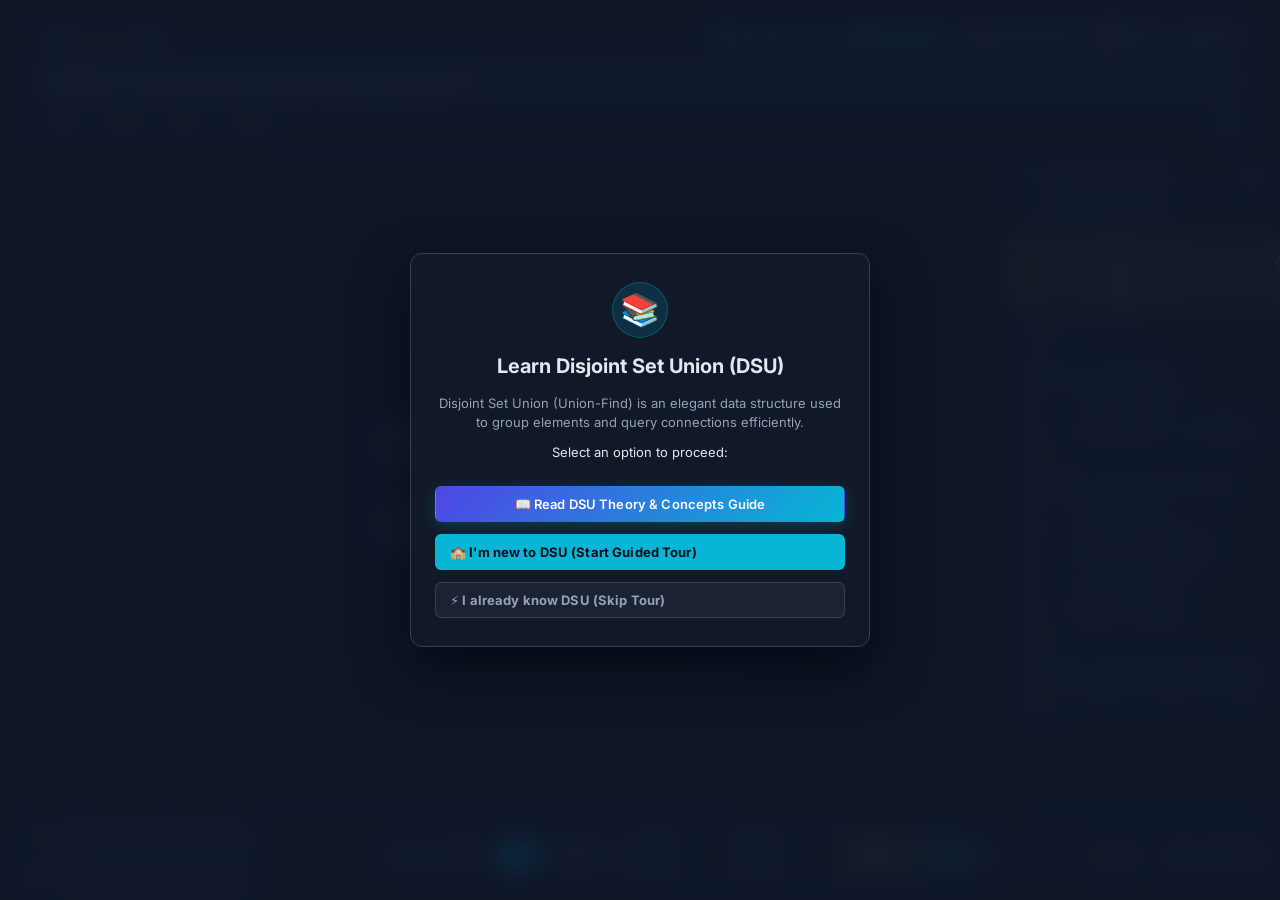
<file: index.html>
<!DOCTYPE html>
<html lang="en">
<head>
    <meta charset="UTF-8">
    <meta name="viewport" content="width=device-width, initial-scale=1.0">
    <title>DSU Visualizer — Disjoint Set Union</title>
    <meta name="description" content="Interactive step-by-step visualizer for Disjoint Set Union (Union-Find) data structure with union by size.">
    <link rel="stylesheet" href="styles.css">
</head>
<body>
    <!-- Initializing Modal Popup -->
    <div id="init-modal-overlay" class="modal-overlay hidden">
        <div class="modal-card">
            <div class="modal-icon">⊔</div>
            <h2>Initialize DSU Nodes</h2>
            <p>Enter the number of nodes (1 to 20) to set up your Disjoint Set Union visualization.</p>
            <div class="modal-input-group">
                <label for="modal-input-n">Number of Nodes (N)</label>
                <input type="number" id="modal-input-n" class="input-field modal-input" min="1" max="20" value="6">
            </div>
            <div class="modal-actions">
                <button id="btn-modal-start" class="btn btn-primary lg" style="width:100%;">Start Visualizing</button>
            </div>
        </div>
    </div>

    <!-- Onboarding Theory Modal Popup -->
    <div id="theory-modal-overlay" class="modal-overlay hidden">
        <div class="modal-card" style="max-width: 460px;">
            <div class="modal-icon">📚</div>
            <h2>Learn Disjoint Set Union (DSU)</h2>
            <p>Disjoint Set Union (Union-Find) is an elegant data structure used to group elements and query connections efficiently.</p>
            <p style="font-size: 13px; color: var(--text-muted); margin-top: -6px; margin-bottom: 8px;">Select an option to proceed:</p>
            <div style="display:flex; flex-direction: column; gap:12px; width:100%;">
                <a href="theory.html" id="btn-theory-page" class="btn lg" style="width:100%; background: linear-gradient(135deg, #4f46e5, #06b6d4); color: white; text-decoration: none; display: flex; align-items: center; justify-content: center; gap: 8px; font-weight: 600; box-shadow: 0 4px 15px rgba(6, 182, 212, 0.25);">
                    📖 Read DSU Theory & Concepts Guide
                </a>
                <button id="btn-theory-start" class="btn btn-primary lg" style="width:100%;">
                    🏫 I'm new to DSU (Start Guided Tour)
                </button>
                <button id="btn-theory-skip" class="btn btn-secondary lg" style="width:100%; border-color: var(--border-light);">
                    ⚡ I already know DSU (Skip Tour)
                </button>
            </div>
        </div>
    </div>

    <div id="app">
        <!-- Top Command Window (Rectangular Card with English Commands & Controls) -->
        <div id="step-bar-window">
            <div id="step-bar-header">
                <span class="cmd-window-tag">Current Step Command</span>
                <div style="display:flex; align-items:center; gap:8px;">
                    <div id="component-badge" class="component-badge" style="display:none;">
                        <span class="comp-icon">🌐</span>
                        <span class="comp-label">Components:</span>
                        <strong id="comp-count-val">0</strong>
                    </div>
                    <a href="theory.html" class="btn btn-secondary" style="background:rgba(6,182,212,0.15); color:var(--accent-light); border-color:rgba(6,182,212,0.3); text-decoration:none; display:inline-flex; align-items:center; gap:6px;" title="Read Full DSU Theory Page">📖 Theory Page</a>
                    <button id="btn-theory-guide" class="btn btn-secondary" style="background:rgba(99,102,241,0.15); color:#818cf8; border-color:rgba(99,102,241,0.3);" title="Start Guided Tour">📚 Theory & Guide</button>
                    <button id="btn-toggle-history" class="btn btn-secondary" title="Toggle Components History">📊 History</button>
                    <button id="btn-toggle-code" class="btn btn-secondary" title="Toggle Code Panel">💻 Code</button>
                </div>
            </div>

            <!-- English Command Description -->
            <div id="step-description">Initialize nodes to begin visualizing DSU operations.</div>

            <!-- Step Navigation & Auto-Play Controls inside the same command window -->
            <div id="step-window-controls">
                <div class="step-nav-group">
                    <button id="btn-prev" class="btn btn-secondary" disabled>◂ Prev</button>
                    <button id="btn-play-pause" class="btn btn-warning" disabled title="Auto-play 1 step every 1s">⏸ Pause</button>
                    <button id="btn-next" class="btn btn-secondary" disabled>Next ▸</button>
                    <button id="btn-skip" class="btn btn-secondary" disabled style="font-size:11px;">Skip ⏭</button>
                </div>
                <div id="step-counter-badge" class="step-count-badge">
                    <span id="step-nav-counter">—</span>
                    <span id="step-counter" style="display:none;"></span>
                </div>
            </div>
        </div>

        <!-- Main Content: Tree + Code + History -->
        <div id="main-content">
            <div id="canvas-container">
                <svg id="tree-svg">
                    <defs>
                        <marker id="arrowhead" markerWidth="8" markerHeight="6" refX="8" refY="3" orient="auto">
                            <polygon points="0 0, 8 3, 0 6" class="edge-arrow"/>
                        </marker>
                    </defs>
                    <g id="viewport">
                        <g id="edges-group"></g>
                        <g id="nodes-group"></g>
                    </g>
                </svg>
                <div id="empty-state">
                    <div class="empty-icon">⊔</div>
                    <h3>DSU Visualizer</h3>
                    <p>Enter the number of nodes and click <strong>Init</strong> to start.</p>
                </div>
                <div id="zoom-indicator">100%</div>

                <!-- Guided Tour Floating Tutorial Card -->
                <div id="tutorial-card" class="tutorial-card hidden">
                    <div class="tutorial-header">
                        <span class="tutorial-badge">Chapter <span id="tut-current-chapter">1</span> of 4</span>
                        <h3 id="tut-title">The Problem</h3>
                        <button id="btn-tut-close" class="btn-tut-close" title="Exit Tutorial">✕</button>
                    </div>
                    <div id="tut-content" class="tutorial-content">
                        <!-- Educational content injected here -->
                    </div>
                    <div class="tutorial-footer">
                        <button id="btn-tut-prev" class="btn btn-secondary btn-sm" style="padding: 4px 8px; font-size: 11px;">◂ Back</button>
                        <button id="btn-tut-play" class="btn btn-warning btn-sm" style="padding: 4px 8px; font-size: 11px; background: #eab308; color: #0f172a; font-weight: 600; display: none;">▶ Play</button>
                        <div class="tutorial-progress">
                            <span class="dot active"></span>
                            <span class="dot"></span>
                            <span class="dot"></span>
                            <span class="dot"></span>
                        </div>
                        <button id="btn-tut-next" class="btn btn-primary btn-sm" style="padding: 4px 8px; font-size: 11px;">Next ▸</button>
                    </div>
                </div>
            </div>

            <!-- History Panel (Components Column) -->
            <div id="history-panel" class="collapsed">
                <div id="history-header">
                    <span>Component History</span>
                    <button id="btn-close-history" class="btn btn-secondary btn-icon" style="padding:2px 6px; font-size:10px; margin-left:auto;">✕</button>
                </div>
                <div id="history-scroll">
                    <table class="history-table">
                        <thead>
                            <tr>
                                <th>#</th>
                                <th>Operation</th>
                                <th>Components</th>
                            </tr>
                        </thead>
                        <tbody id="history-table-body">
                            <!-- Injected by JS -->
                        </tbody>
                    </table>
                </div>
            </div>

            <div id="code-panel">
                <div id="code-header">
                    <span>C++ Implementation</span>
                    <button id="btn-close-code" class="btn btn-secondary btn-icon" style="padding:2px 6px; font-size:10px; margin-left:auto;">✕</button>
                </div>
                <div id="code-scroll">
                    <!-- Code lines injected by JS -->
                </div>
            </div>
        </div>

        <!-- Bottom Bar: Arrays on Left, Controls on Right in empty space -->
        <div id="bottom-bar">
            <!-- Parent & Size Arrays (Left Side) -->
            <div id="array-panel" style="display:none;">
                <div class="array-row">
                    <span class="array-label">p[]</span>
                    <div id="parent-array" class="array-cells"></div>
                </div>
                <div class="array-row">
                    <span class="array-label">sz[]</span>
                    <div id="size-array" class="array-cells"></div>
                </div>
            </div>

            <!-- Operations & Controls (Right Side) -->
            <div id="controls">
                <div class="ctrl-group">
                    <span class="ctrl-label">Nodes</span>
                    <input type="number" id="input-n" class="input-field wide" placeholder="n" min="1" max="20" value="6">
                    <button id="btn-init" class="btn btn-primary">Init</button>
                    <button id="btn-add-node" class="btn btn-secondary" style="padding: 6px 10px;">+ Node</button>
                </div>

                <div class="ctrl-divider"></div>

                <div class="ctrl-group main-op-group">
                    <div class="node-input-wrapper">
                        <span class="input-tag">Node A</span>
                        <input type="number" id="input-a" class="input-field lg" placeholder="a" min="0" disabled>
                    </div>
                    <div class="node-input-wrapper">
                        <span class="input-tag">Node B</span>
                        <input type="number" id="input-b" class="input-field lg" placeholder="b" min="0" disabled>
                    </div>
                    <button id="btn-union" class="btn btn-warning lg" disabled>Union</button>
                    <button id="btn-find" class="btn btn-success lg" disabled>Find</button>
                </div>

                <div class="ctrl-divider"></div>

                <div class="ctrl-group">
                    <button id="btn-undo" class="btn btn-danger" disabled title="Undo last union">↩ Undo</button>
                    <button id="btn-redo" class="btn btn-secondary" disabled title="Redo union">↪ Redo</button>
                </div>

                <div class="ctrl-divider"></div>

                <div class="ctrl-group">
                    <button id="btn-zoom-in" class="btn btn-secondary btn-icon" disabled>+</button>
                    <button id="btn-zoom-out" class="btn btn-secondary btn-icon" disabled>−</button>
                    <button id="btn-zoom-reset" class="btn btn-secondary btn-icon" disabled title="Reset view">⟲</button>
                </div>
            </div>
        </div>
    </div>

    <!-- Toast container -->
    <div id="toast-container"></div>

    <script src="app.js"></script>
</body>
</html>
</file>
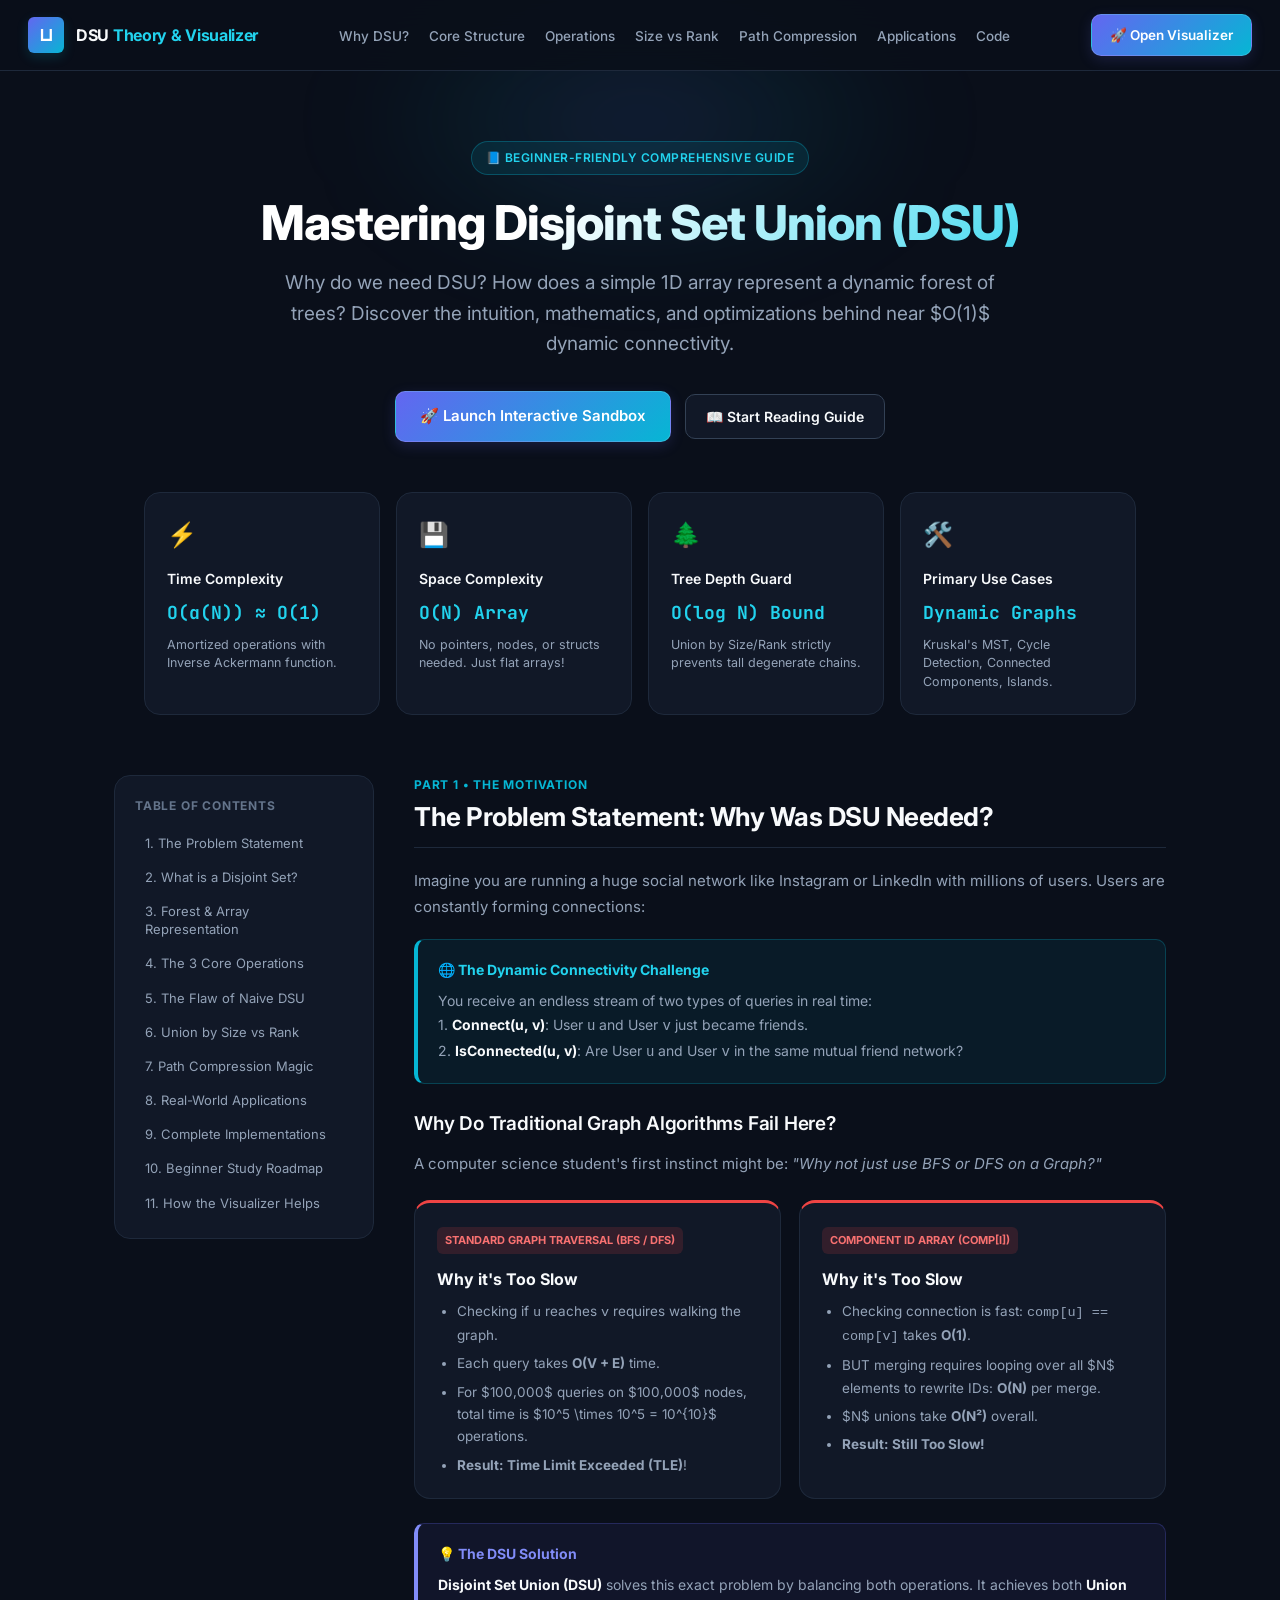
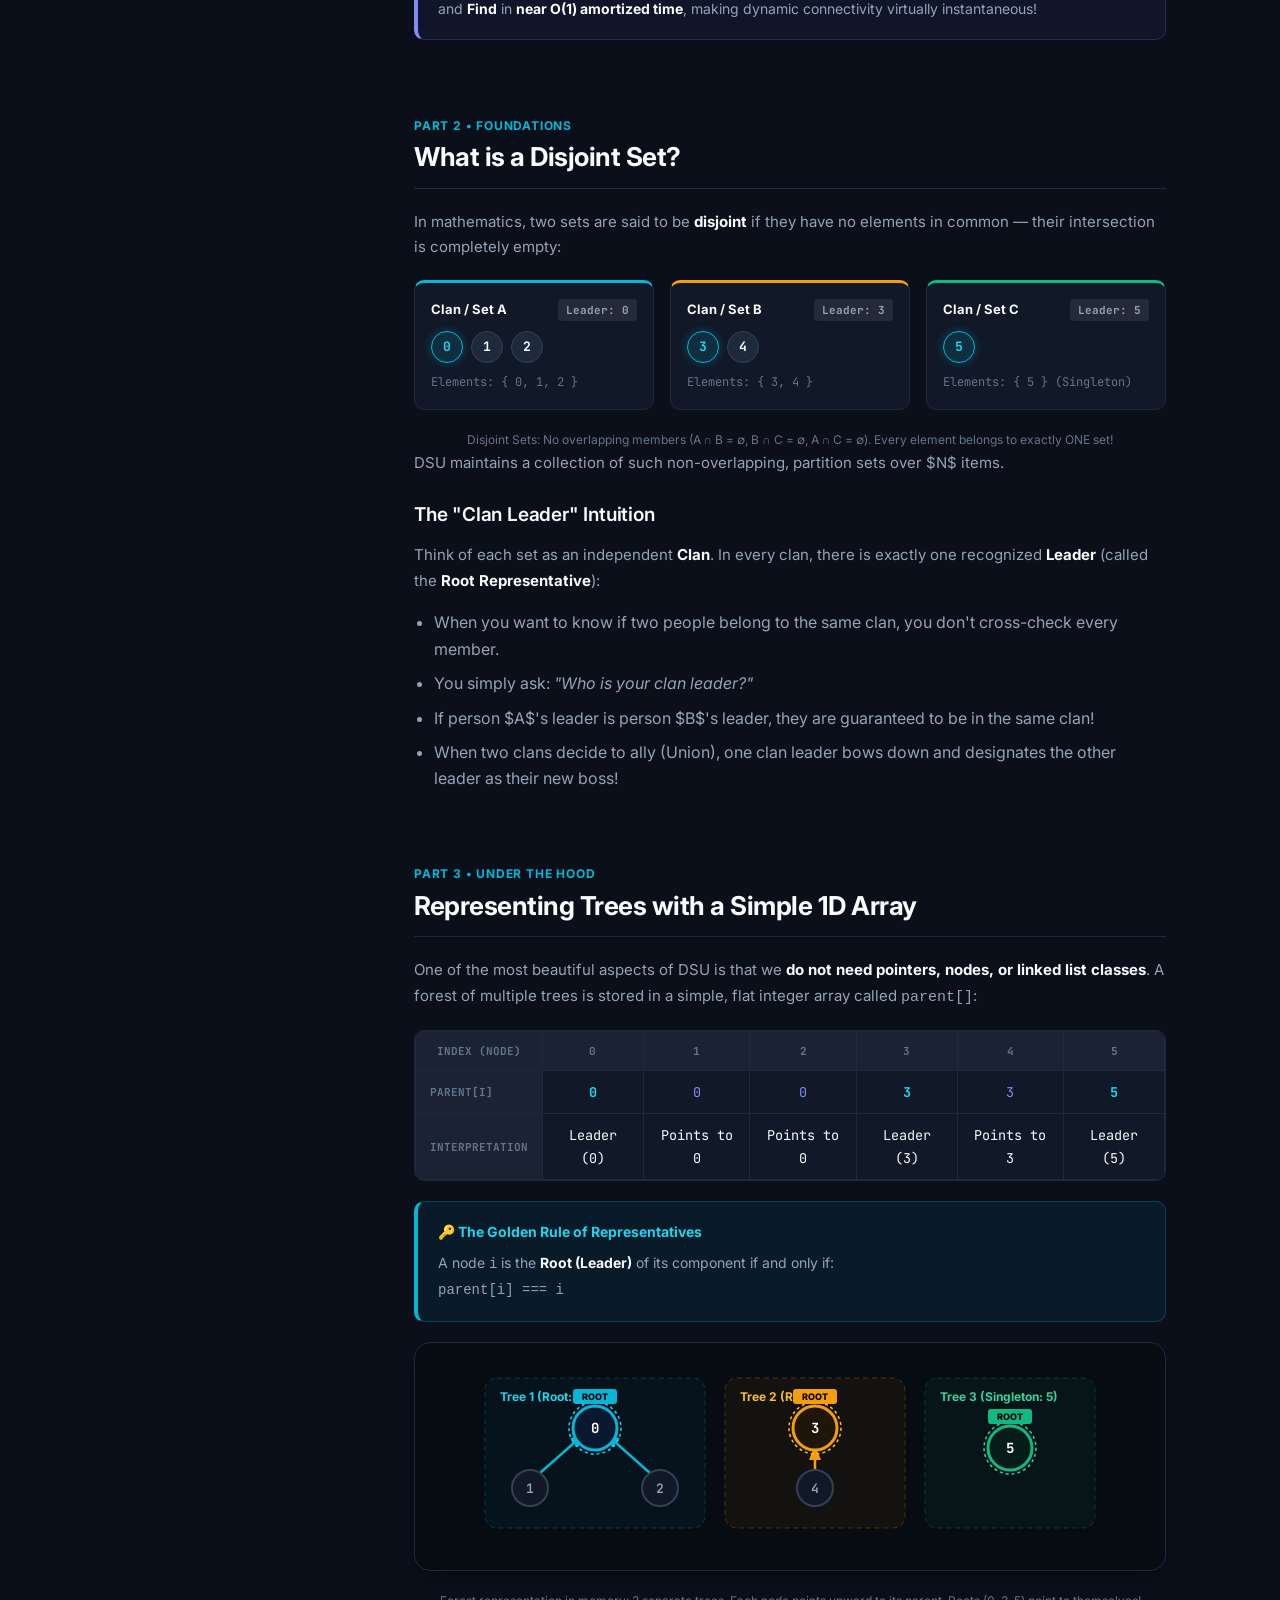
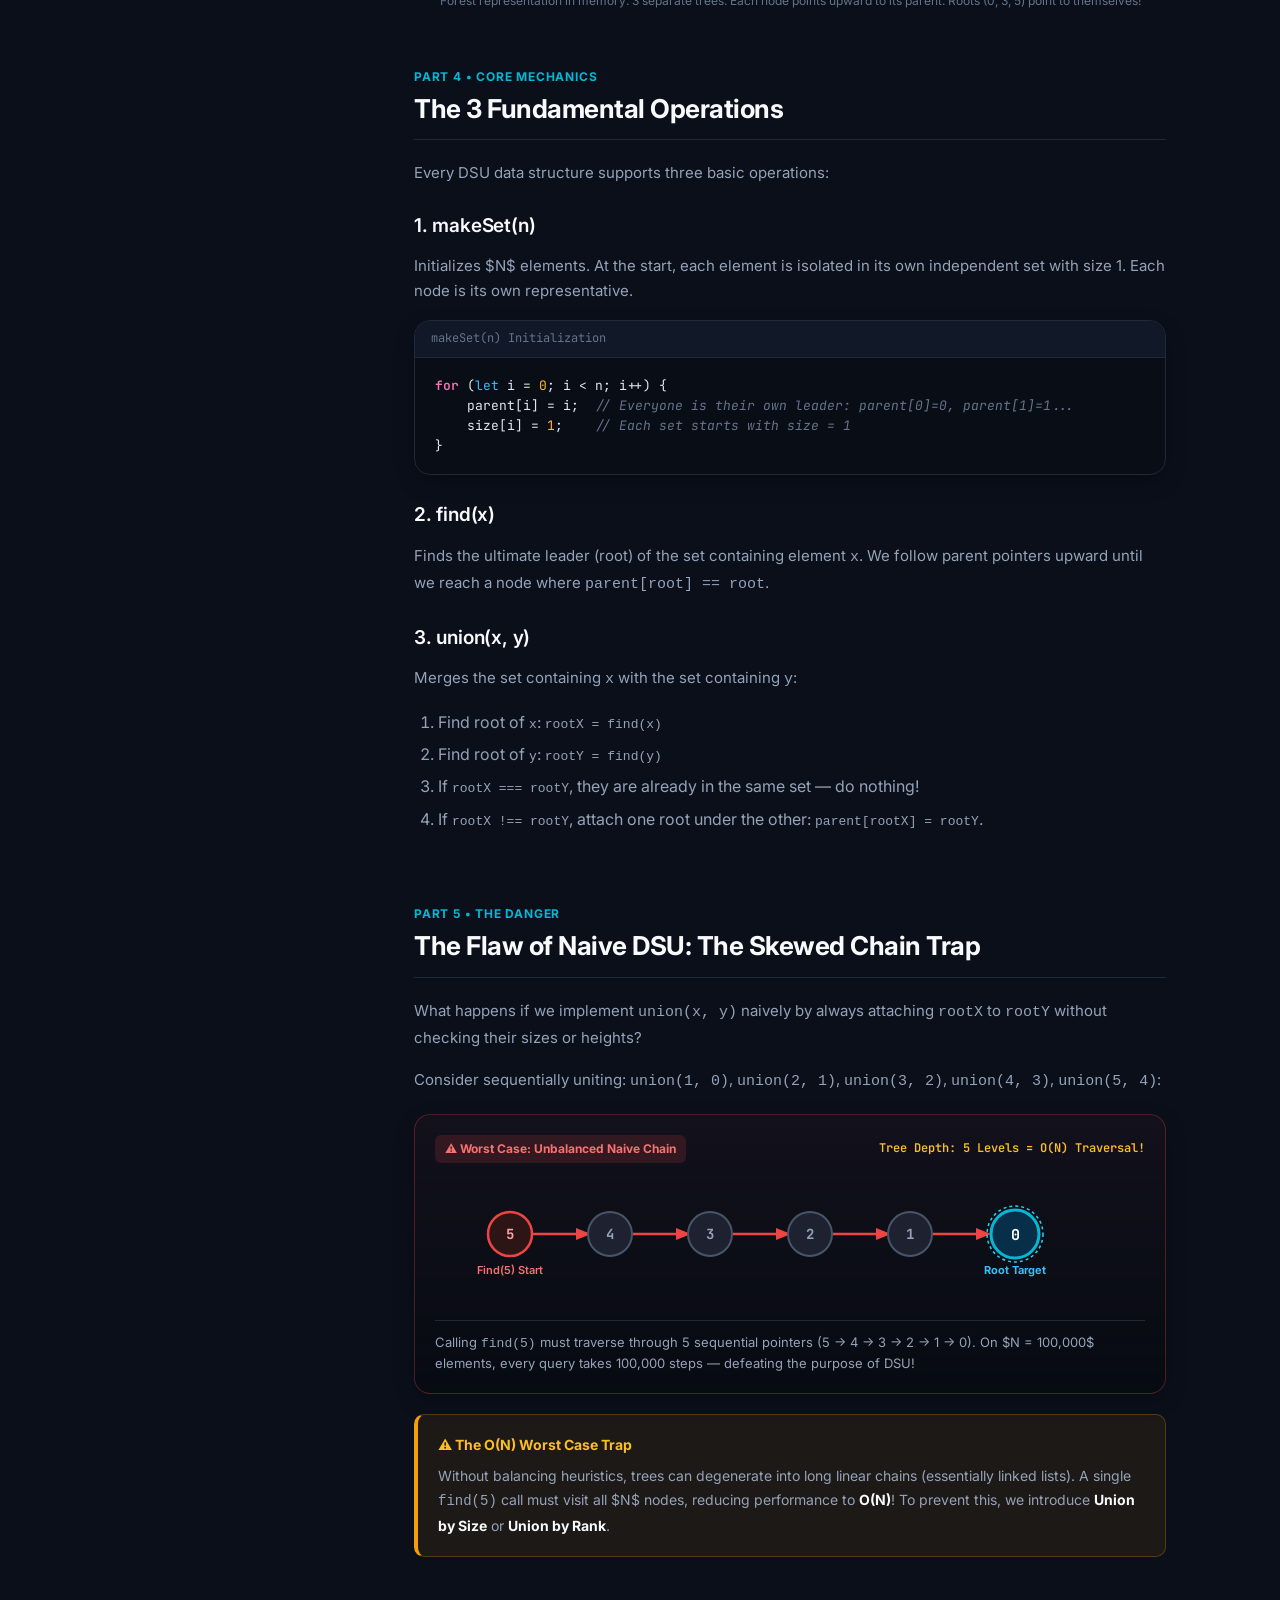
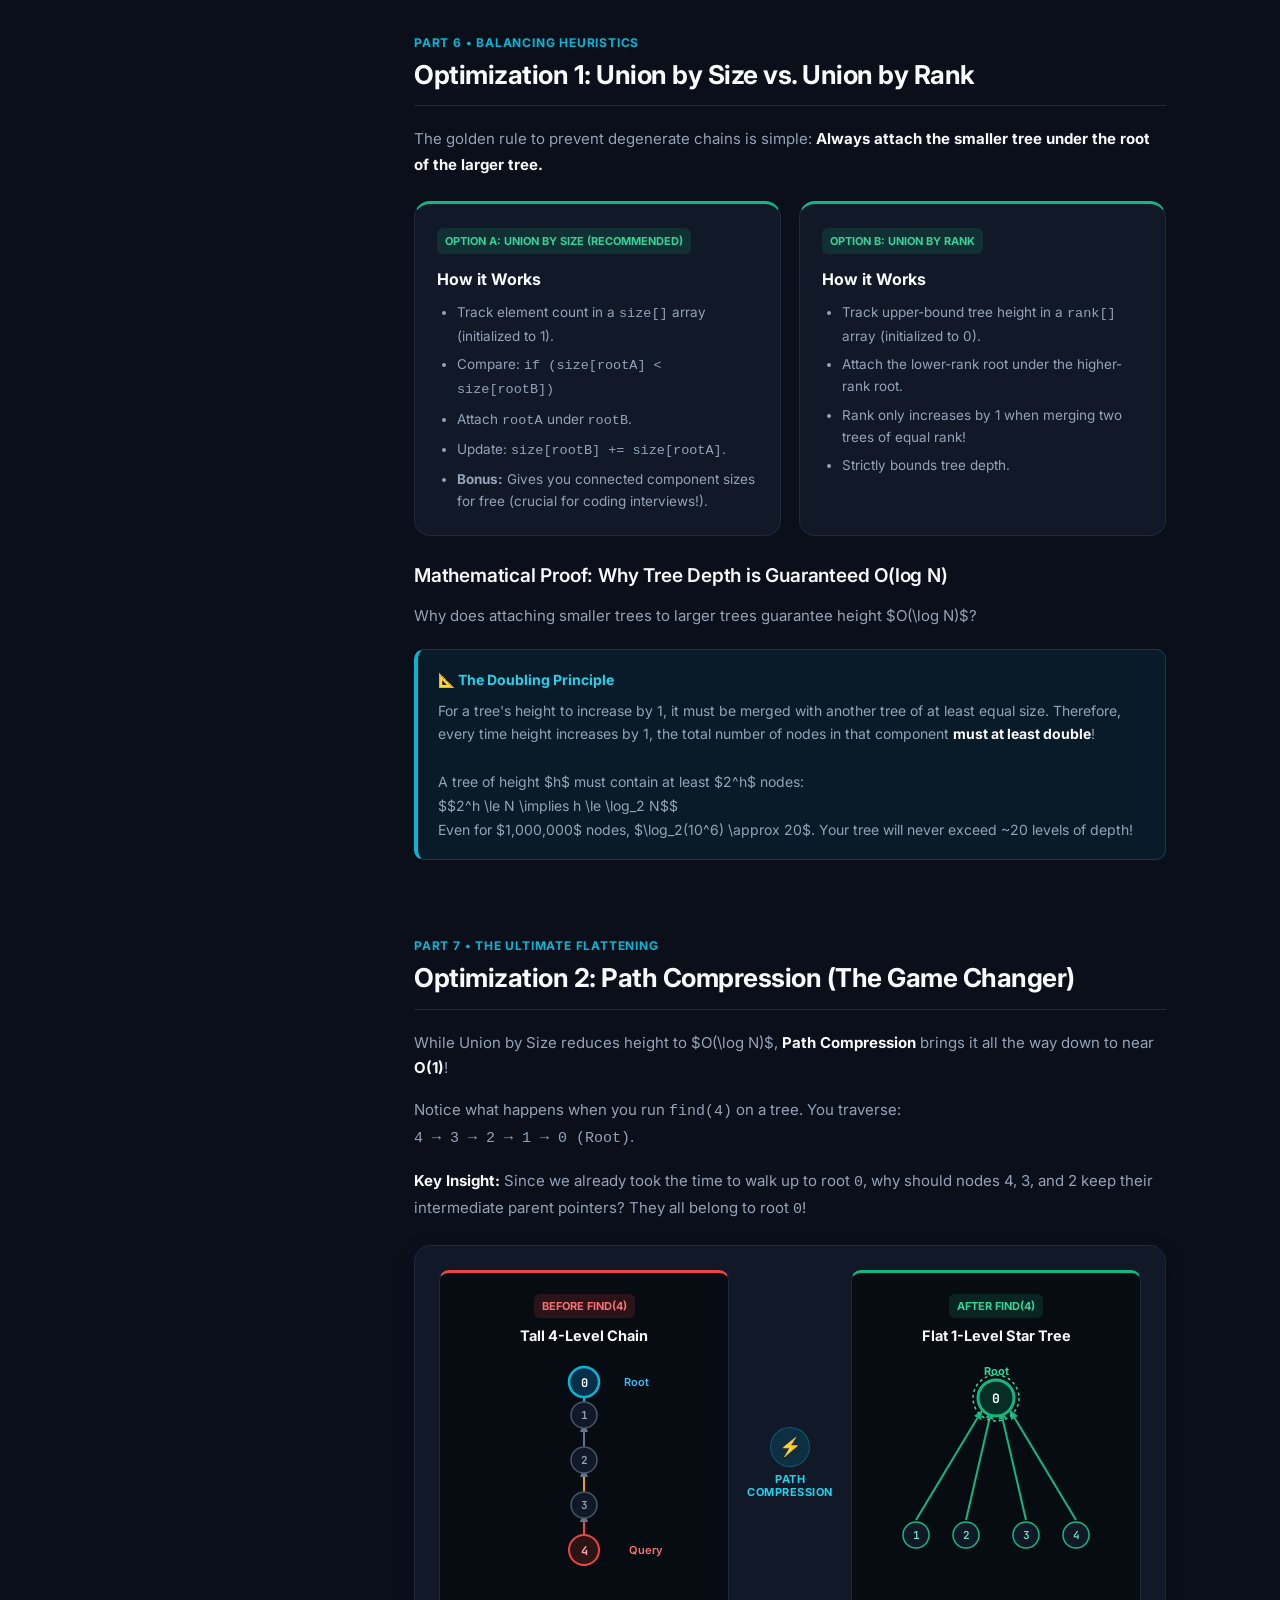
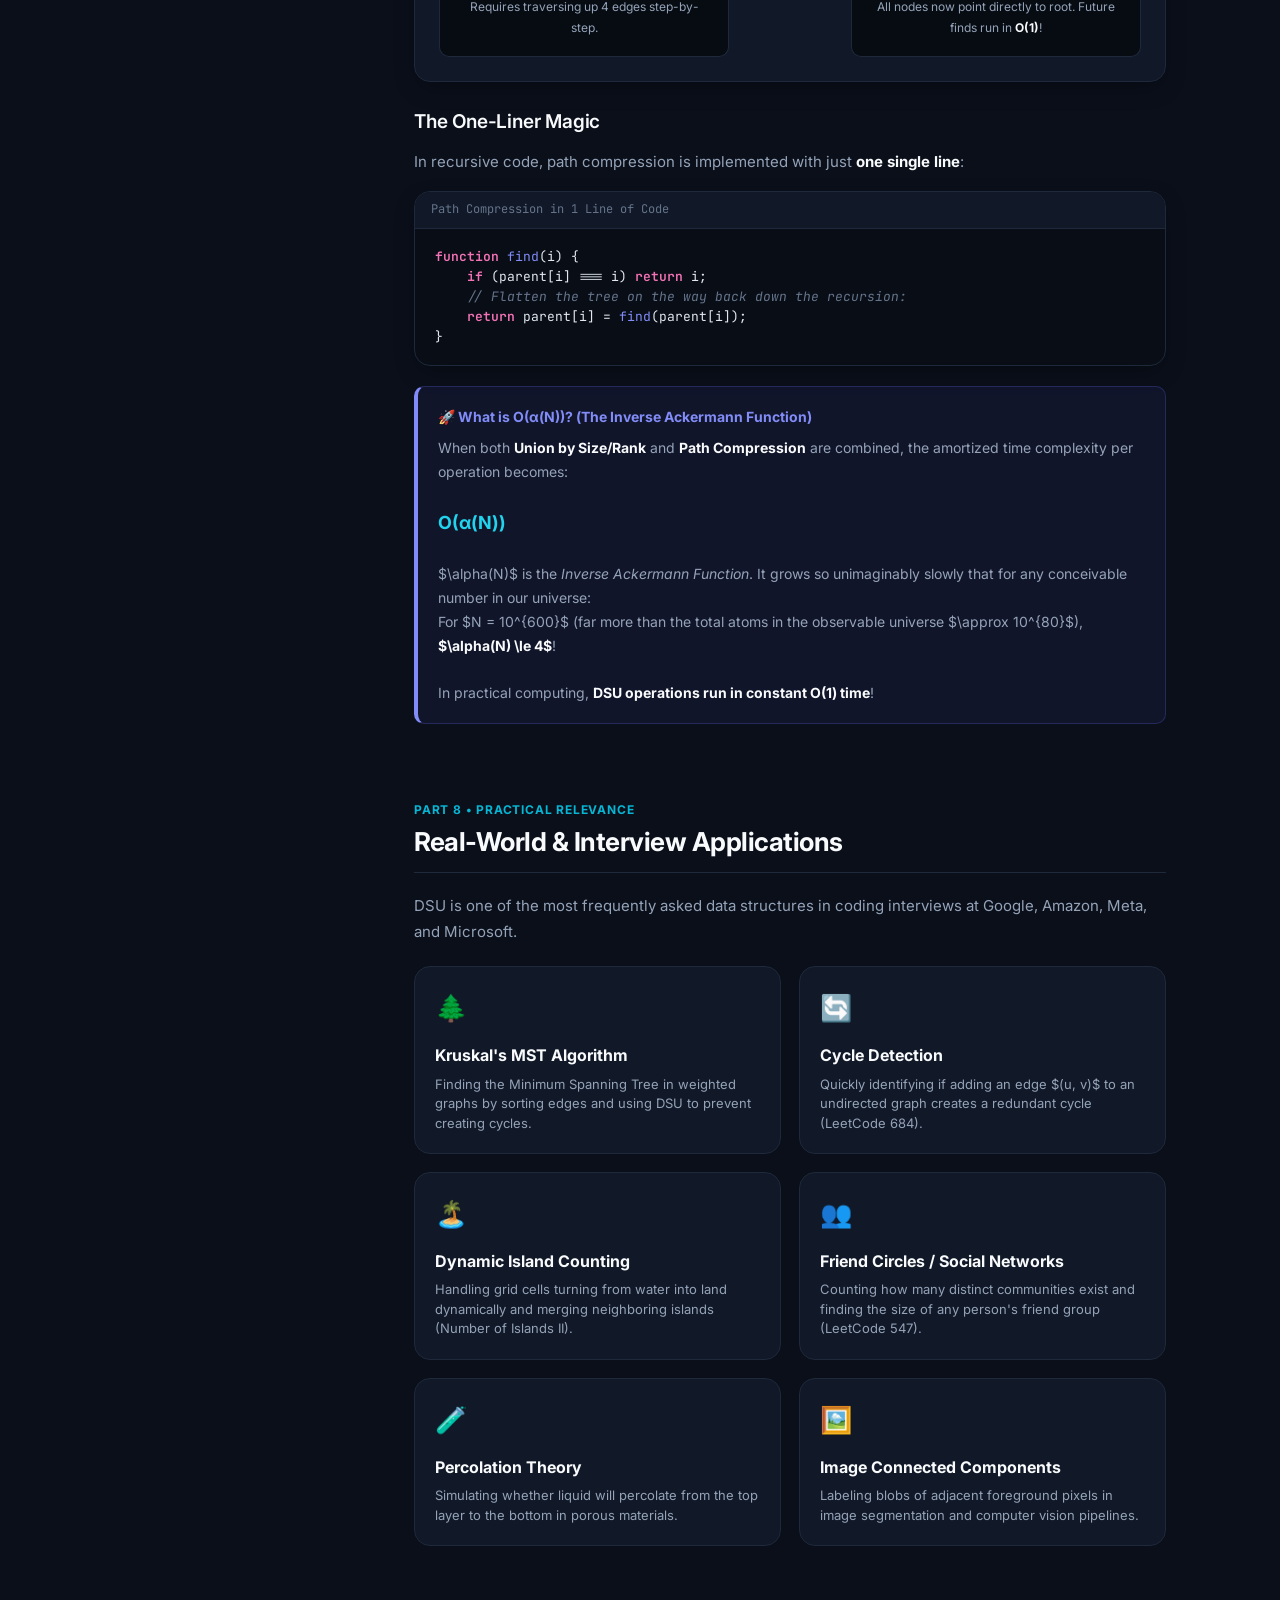
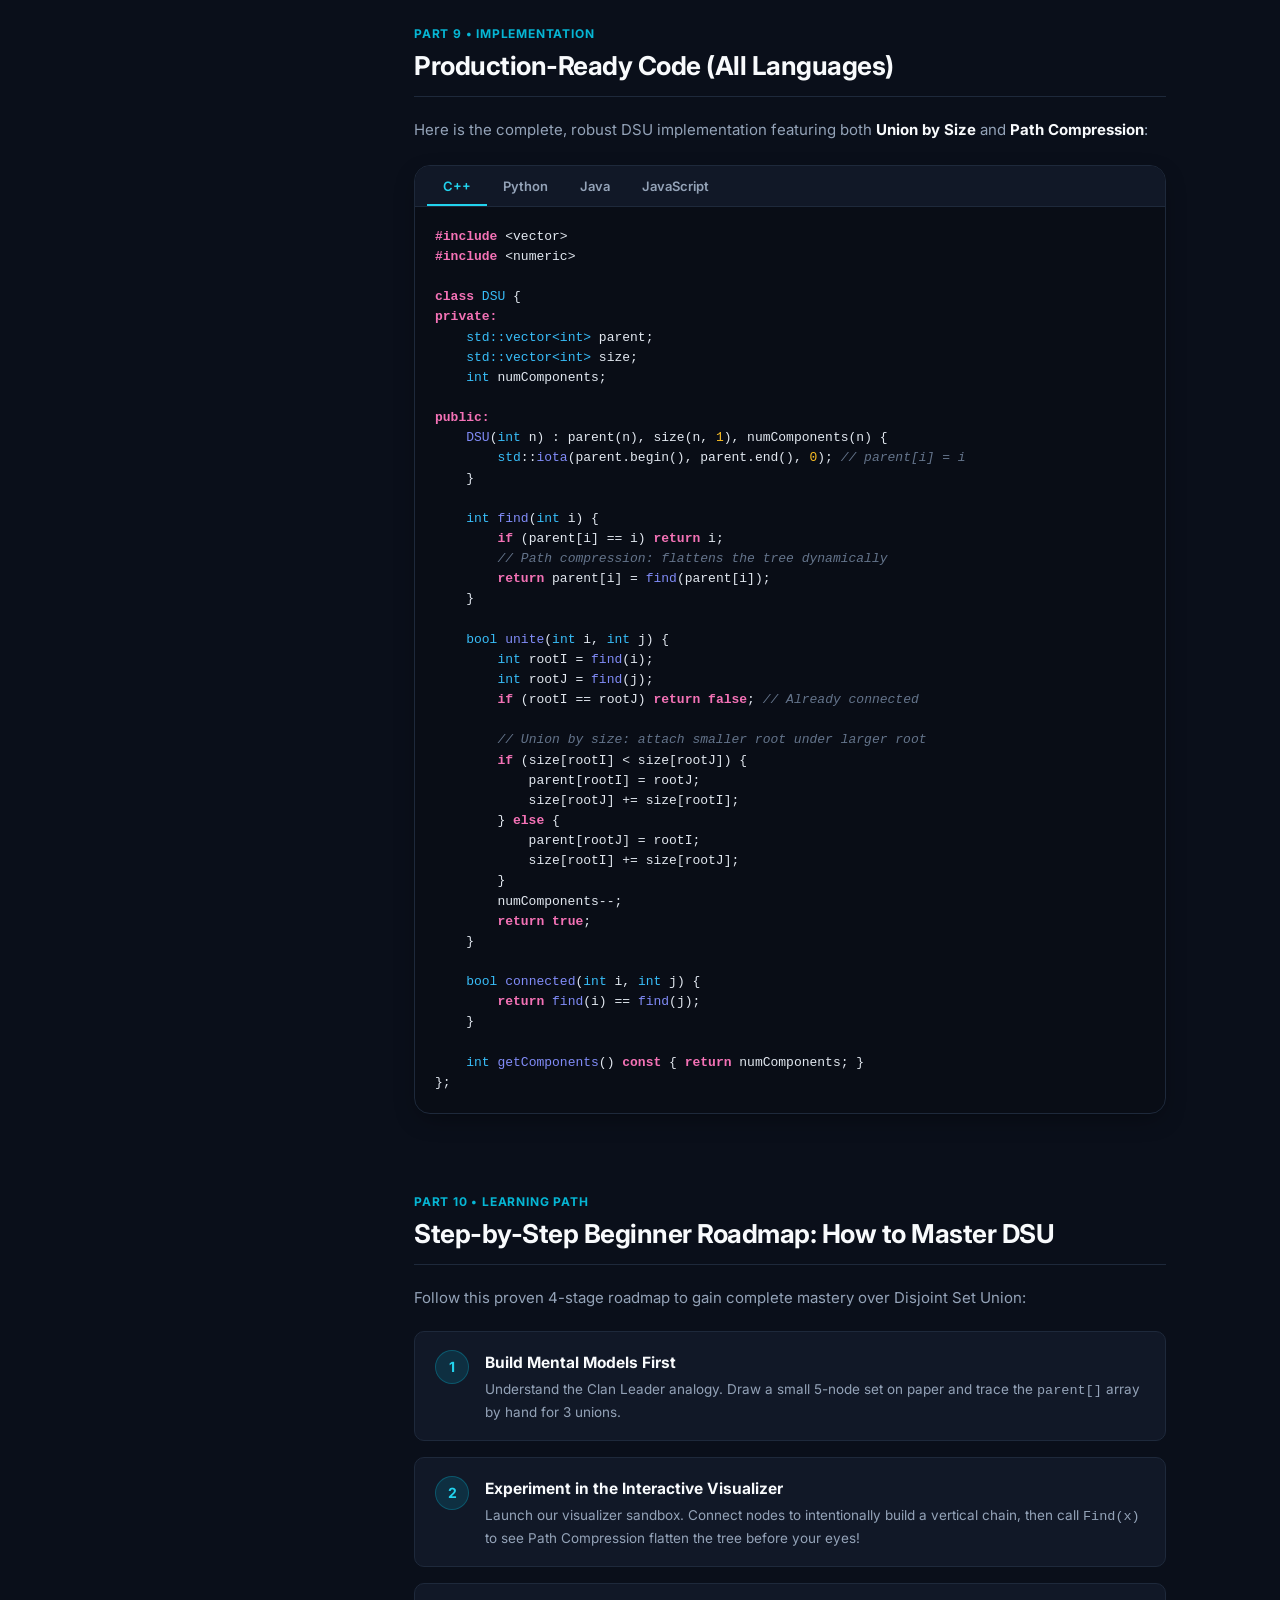
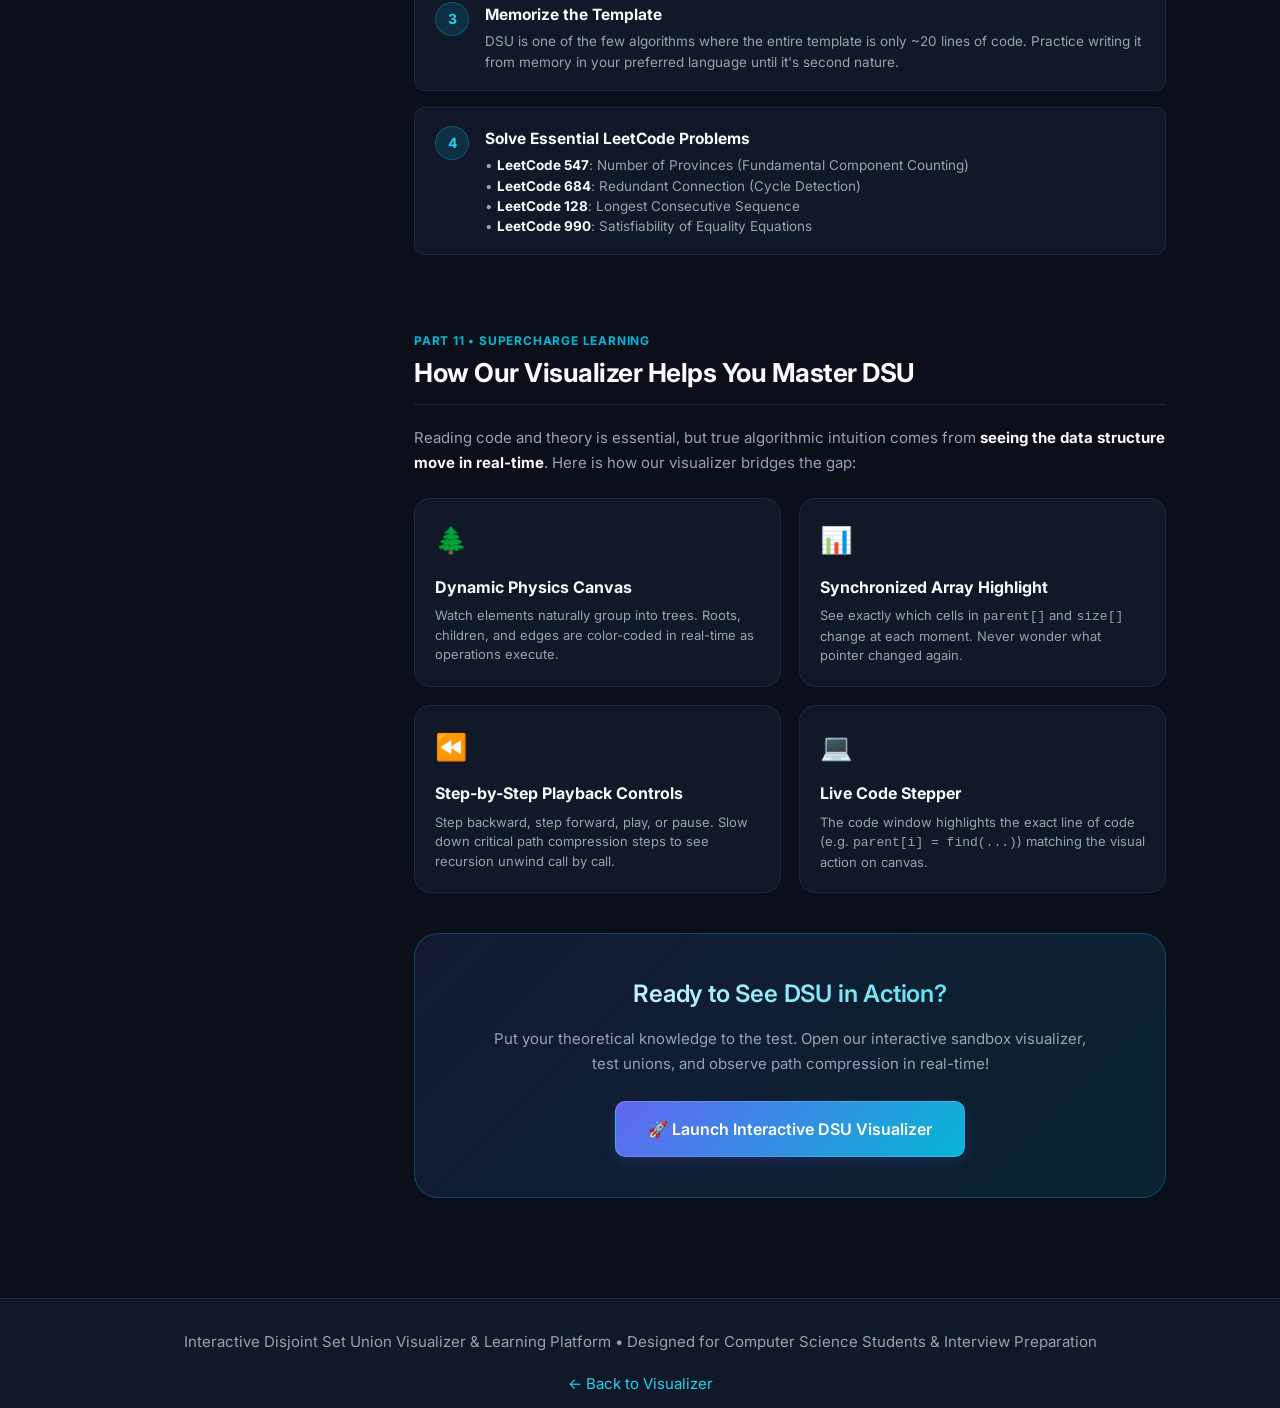
<file: theory.html>
<!DOCTYPE html>
<html lang="en">
<head>
    <meta charset="UTF-8">
    <meta name="viewport" content="width=device-width, initial-scale=1.0">
    <title>Disjoint Set Union (DSU) — Complete Theory & Beginner Guide</title>
    <meta name="description" content="A comprehensive, beginner-friendly guide to Disjoint Set Union (Union-Find). Learn why it was needed, core structures, union by size/rank, path compression, real-world applications, and how to practice with our visualizer.">
    <link rel="preconnect" href="https://fonts.googleapis.com">
    <link rel="preconnect" href="https://fonts.gstatic.com" crossorigin>
    <link href="https://fonts.googleapis.com/css2?family=Inter:wght@300;400;500;600;700;800&family=JetBrains+Mono:wght@400;500;600;700&display=swap" rel="stylesheet">
    <style>
        :root {
            --bg-main: #0a0f1a;
            --bg-card: #111827;
            --bg-elevated: #1a2234;
            --bg-hover: #243044;
            --accent: #06b6d4;
            --accent-light: #22d3ee;
            --accent-glow: rgba(6, 182, 212, 0.18);
            --primary: #6366f1;
            --primary-light: #818cf8;
            --primary-glow: rgba(99, 102, 241, 0.18);
            --highlight: #f59e0b;
            --highlight-light: #fbbf24;
            --success: #10b981;
            --success-glow: rgba(16, 185, 129, 0.15);
            --error: #ef4444;
            --text-primary: #f8fafc;
            --text-secondary: #94a3b8;
            --text-muted: #64748b;
            --border: #1e293b;
            --border-light: #334155;
            --radius-sm: 6px;
            --radius-md: 10px;
            --radius-lg: 16px;
            --radius-xl: 24px;
            --font: 'Inter', -apple-system, BlinkMacSystemFont, sans-serif;
            --mono: 'JetBrains Mono', 'Fira Code', monospace;
            --shadow-lg: 0 20px 40px -15px rgba(0, 0, 0, 0.6);
            --shadow-md: 0 8px 24px -6px rgba(0, 0, 0, 0.4);
        }

        *, *::before, *::after {
            box-sizing: border-box;
            margin: 0;
            padding: 0;
        }

        html {
            scroll-behavior: smooth;
        }

        body {
            background-color: var(--bg-main);
            color: var(--text-primary);
            font-family: var(--font);
            line-height: 1.65;
            -webkit-font-smoothing: antialiased;
            overflow-x: hidden;
        }

        /* Top Navigation Bar */
        .top-nav {
            position: sticky;
            top: 0;
            z-index: 1000;
            background: rgba(10, 15, 26, 0.88);
            backdrop-filter: blur(16px);
            border-bottom: 1px solid var(--border);
            padding: 14px 28px;
            display: flex;
            align-items: center;
            justify-content: space-between;
            transition: all 0.2s ease;
        }

        .nav-brand {
            display: flex;
            align-items: center;
            gap: 12px;
            text-decoration: none;
            color: var(--text-primary);
        }

        .nav-logo {
            width: 36px;
            height: 36px;
            background: linear-gradient(135deg, var(--primary), var(--accent));
            border-radius: var(--radius-sm);
            display: flex;
            align-items: center;
            justify-content: center;
            font-weight: 800;
            font-size: 18px;
            color: white;
            box-shadow: 0 4px 12px var(--accent-glow);
        }

        .nav-title {
            font-weight: 700;
            font-size: 16px;
            letter-spacing: -0.3px;
        }

        .nav-title span {
            color: var(--accent-light);
        }

        .nav-links {
            display: flex;
            align-items: center;
            gap: 20px;
            list-style: none;
        }

        .nav-links a {
            color: var(--text-secondary);
            text-decoration: none;
            font-size: 13.5px;
            font-weight: 500;
            transition: color 0.15s ease;
        }

        .nav-links a:hover {
            color: var(--accent-light);
        }

        .btn-cta {
            display: inline-flex;
            align-items: center;
            gap: 8px;
            background: linear-gradient(135deg, var(--primary), var(--accent));
            color: white;
            text-decoration: none;
            padding: 9px 18px;
            border-radius: var(--radius-md);
            font-size: 13.5px;
            font-weight: 600;
            box-shadow: 0 4px 14px var(--primary-glow);
            transition: all 0.2s ease;
            border: 1px solid rgba(255, 255, 255, 0.15);
        }

        .btn-cta:hover {
            transform: translateY(-1px);
            box-shadow: 0 6px 20px rgba(6, 182, 212, 0.35);
        }

        /* Hero Header */
        .hero {
            padding: 70px 24px 50px;
            max-width: 1040px;
            margin: 0 auto;
            text-align: center;
            position: relative;
        }

        .hero::before {
            content: '';
            position: absolute;
            top: -100px;
            left: 50%;
            transform: translateX(-50%);
            width: 600px;
            height: 300px;
            background: radial-gradient(ellipse, rgba(99, 102, 241, 0.15), rgba(6, 182, 212, 0.08), transparent 70%);
            filter: blur(50px);
            pointer-events: none;
            z-index: -1;
        }

        .badge-pill {
            display: inline-flex;
            align-items: center;
            gap: 6px;
            padding: 6px 14px;
            background: rgba(6, 182, 212, 0.1);
            border: 1px solid rgba(6, 182, 212, 0.3);
            border-radius: 999px;
            font-size: 12px;
            font-weight: 600;
            color: var(--accent-light);
            margin-bottom: 20px;
            letter-spacing: 0.5px;
            text-transform: uppercase;
        }

        .hero h1 {
            font-size: clamp(32px, 5vw, 48px);
            font-weight: 800;
            letter-spacing: -1px;
            line-height: 1.15;
            margin-bottom: 18px;
            background: linear-gradient(135deg, #ffffff 40%, var(--accent-light) 100%);
            -webkit-background-clip: text;
            -webkit-text-fill-color: transparent;
        }

        .hero p {
            font-size: clamp(16px, 2vw, 19px);
            color: var(--text-secondary);
            max-width: 760px;
            margin: 0 auto 32px;
            font-weight: 400;
            line-height: 1.6;
        }

        .hero-actions {
            display: flex;
            align-items: center;
            justify-content: center;
            gap: 14px;
            flex-wrap: wrap;
        }

        .btn-secondary {
            display: inline-flex;
            align-items: center;
            gap: 8px;
            background: var(--bg-card);
            border: 1px solid var(--border-light);
            color: var(--text-primary);
            text-decoration: none;
            padding: 10px 20px;
            border-radius: var(--radius-md);
            font-size: 14px;
            font-weight: 600;
            transition: all 0.2s ease;
        }

        .btn-secondary:hover {
            background: var(--bg-elevated);
            border-color: var(--accent);
            color: var(--accent-light);
        }

        /* Metric Highlights Grid */
        .metric-grid {
            display: grid;
            grid-template-columns: repeat(auto-fit, minmax(220px, 1fr));
            gap: 16px;
            max-width: 1040px;
            margin: 0 auto 60px;
            padding: 0 24px;
        }

        .metric-card {
            background: var(--bg-card);
            border: 1px solid var(--border);
            border-radius: var(--radius-lg);
            padding: 22px;
            display: flex;
            flex-direction: column;
            gap: 8px;
            transition: transform 0.2s ease, border-color 0.2s ease;
        }

        .metric-card:hover {
            transform: translateY(-2px);
            border-color: var(--border-light);
        }

        .metric-icon {
            font-size: 24px;
            margin-bottom: 4px;
        }

        .metric-title {
            font-size: 14px;
            font-weight: 600;
            color: var(--text-primary);
        }

        .metric-desc {
            font-size: 12.5px;
            color: var(--text-secondary);
            line-height: 1.5;
        }

        .metric-val {
            font-family: var(--mono);
            font-size: 18px;
            font-weight: 700;
            color: var(--accent-light);
        }

        /* Main Container Layout */
        .layout-container {
            max-width: 1100px;
            margin: 0 auto;
            padding: 0 24px 80px;
            display: grid;
            grid-template-columns: 260px 1fr;
            gap: 40px;
            align-items: start;
        }

        /* Sticky Sidebar Table of Contents */
        .sidebar {
            position: sticky;
            top: 85px;
            background: var(--bg-card);
            border: 1px solid var(--border);
            border-radius: var(--radius-lg);
            padding: 20px;
            max-height: calc(100vh - 110px);
            overflow-y: auto;
        }

        .sidebar-title {
            font-size: 12px;
            font-weight: 700;
            text-transform: uppercase;
            letter-spacing: 0.8px;
            color: var(--text-muted);
            margin-bottom: 12px;
            display: flex;
            align-items: center;
            gap: 6px;
        }

        .toc-list {
            list-style: none;
            display: flex;
            flex-direction: column;
            gap: 4px;
        }

        .toc-list a {
            display: block;
            color: var(--text-secondary);
            text-decoration: none;
            font-size: 13px;
            padding: 6px 10px;
            border-radius: var(--radius-sm);
            transition: all 0.15s ease;
            line-height: 1.4;
        }

        .toc-list a:hover {
            color: var(--accent-light);
            background: rgba(6, 182, 212, 0.08);
            transform: translateX(3px);
        }

        /* Content Sections */
        .content {
            min-width: 0;
            display: flex;
            flex-direction: column;
            gap: 56px;
        }

        section {
            scroll-margin-top: 100px;
        }

        .section-header {
            margin-bottom: 20px;
            border-bottom: 1px solid var(--border);
            padding-bottom: 14px;
        }

        .section-tag {
            font-size: 12px;
            font-weight: 700;
            text-transform: uppercase;
            letter-spacing: 0.8px;
            color: var(--accent);
            margin-bottom: 6px;
            display: block;
        }

        h2 {
            font-size: 26px;
            font-weight: 700;
            letter-spacing: -0.5px;
            color: var(--text-primary);
            line-height: 1.25;
        }

        h3 {
            font-size: 19px;
            font-weight: 600;
            color: var(--text-primary);
            margin: 24px 0 12px;
            letter-spacing: -0.2px;
        }

        p {
            color: var(--text-secondary);
            font-size: 15px;
            line-height: 1.7;
            margin-bottom: 16px;
        }

        p strong {
            color: var(--text-primary);
        }

        /* Callout Box */
        .callout {
            background: rgba(99, 102, 241, 0.08);
            border: 1px solid rgba(99, 102, 241, 0.25);
            border-left: 4px solid var(--primary-light);
            border-radius: var(--radius-md);
            padding: 18px 20px;
            margin: 20px 0;
        }

        .callout.tip {
            background: rgba(6, 182, 212, 0.08);
            border-color: rgba(6, 182, 212, 0.25);
            border-left-color: var(--accent);
        }

        .callout.warning {
            background: rgba(245, 158, 11, 0.08);
            border-color: rgba(245, 158, 11, 0.25);
            border-left-color: var(--highlight);
        }

        .callout-title {
            font-weight: 700;
            font-size: 14px;
            display: flex;
            align-items: center;
            gap: 8px;
            margin-bottom: 8px;
        }

        .callout.tip .callout-title { color: var(--accent-light); }
        .callout.warning .callout-title { color: var(--highlight-light); }
        .callout .callout-title { color: var(--primary-light); }

        .callout p {
            margin-bottom: 0;
            font-size: 14px;
        }

        /* Comparison Cards */
        .compare-grid {
            display: grid;
            grid-template-columns: 1fr 1fr;
            gap: 18px;
            margin: 24px 0;
        }

        .compare-card {
            background: var(--bg-card);
            border: 1px solid var(--border);
            border-radius: var(--radius-lg);
            padding: 22px;
            position: relative;
        }

        .compare-card.bad {
            border-top: 3px solid var(--error);
        }

        .compare-card.good {
            border-top: 3px solid var(--success);
        }

        .compare-badge {
            font-size: 11px;
            font-weight: 700;
            text-transform: uppercase;
            padding: 4px 8px;
            border-radius: var(--radius-sm);
            display: inline-block;
            margin-bottom: 12px;
        }

        .compare-card.bad .compare-badge {
            background: rgba(239, 68, 68, 0.15);
            color: #f87171;
        }

        .compare-card.good .compare-badge {
            background: rgba(16, 185, 129, 0.15);
            color: #34d399;
        }

        .compare-card h4 {
            font-size: 16px;
            margin-bottom: 8px;
            color: var(--text-primary);
        }

        .compare-card ul {
            padding-left: 20px;
            color: var(--text-secondary);
            font-size: 13.5px;
            display: flex;
            flex-direction: column;
            gap: 6px;
        }

        /* Diagram / Visual Box */
        .diagram-box {
            background: #070b12;
            border: 1px solid var(--border);
            border-radius: var(--radius-lg);
            padding: 24px;
            margin: 22px 0;
            font-family: var(--mono);
            font-size: 13px;
            color: var(--accent-light);
            overflow-x: auto;
            line-height: 1.45;
            box-shadow: inset 0 2px 8px rgba(0,0,0,0.4);
            white-space: pre;
        }

        .diagram-caption {
            font-family: var(--font);
            font-size: 12px;
            color: var(--text-muted);
            text-align: center;
            margin-top: 8px;
        }

        /* Sets Visual Container */
        .sets-visual-container {
            display: grid;
            grid-template-columns: repeat(auto-fit, minmax(200px, 1fr));
            gap: 16px;
            margin: 20px 0;
        }

        .set-card {
            background: var(--bg-card);
            border: 1px solid var(--border);
            border-radius: var(--radius-md);
            padding: 16px;
            display: flex;
            flex-direction: column;
            gap: 10px;
        }

        .set-card.cyan { border-top: 3px solid var(--accent); }
        .set-card.amber { border-top: 3px solid var(--highlight); }
        .set-card.emerald { border-top: 3px solid var(--success); }

        .set-header {
            display: flex;
            align-items: center;
            justify-content: space-between;
        }

        .set-tag {
            font-size: 13px;
            font-weight: 700;
            color: var(--text-primary);
        }

        .set-root-badge {
            font-size: 11px;
            font-weight: 700;
            font-family: var(--mono);
            padding: 2px 8px;
            border-radius: 4px;
            background: rgba(255, 255, 255, 0.08);
            color: var(--text-secondary);
        }

        .set-nodes {
            display: flex;
            align-items: center;
            gap: 8px;
            flex-wrap: wrap;
        }

        .node-pill {
            display: inline-flex;
            align-items: center;
            justify-content: center;
            width: 32px;
            height: 32px;
            border-radius: 50%;
            background: #1e293b;
            color: var(--text-primary);
            font-family: var(--mono);
            font-weight: 700;
            font-size: 13px;
            border: 1px solid var(--border-light);
        }

        .node-pill.root {
            background: rgba(6, 182, 212, 0.15);
            border-color: var(--accent);
            color: var(--accent-light);
            box-shadow: 0 0 10px rgba(6, 182, 212, 0.3);
        }

        .set-desc {
            font-size: 12px;
            color: var(--text-muted);
            font-family: var(--mono);
        }

        /* SVG Visual Card */
        .svg-visual-card {
            background: #070b12;
            border: 1px solid var(--border);
            border-radius: var(--radius-lg);
            padding: 20px;
            margin: 20px 0;
            box-shadow: var(--shadow-md);
            overflow-x: auto;
        }

        .svg-visual-card.danger {
            border-color: rgba(239, 68, 68, 0.3);
            background: linear-gradient(180deg, rgba(239, 68, 68, 0.04), #070b12);
        }

        .svg-card-header {
            display: flex;
            align-items: center;
            justify-content: space-between;
            margin-bottom: 16px;
            flex-wrap: wrap;
            gap: 10px;
        }

        .danger-pill {
            font-size: 12px;
            font-weight: 700;
            color: #f87171;
            background: rgba(239, 68, 68, 0.15);
            padding: 4px 10px;
            border-radius: var(--radius-sm);
        }

        .depth-pill {
            font-size: 12px;
            font-weight: 600;
            color: var(--highlight-light);
            font-family: var(--mono);
        }

        .svg-card-footer {
            font-size: 13px;
            color: var(--text-secondary);
            margin-top: 14px;
            line-height: 1.5;
            border-top: 1px solid var(--border);
            padding-top: 12px;
        }

        /* Path Compression Comparison */
        .path-compress-comparison {
            display: grid;
            grid-template-columns: 1fr auto 1fr;
            gap: 16px;
            align-items: center;
            background: var(--bg-card);
            border: 1px solid var(--border);
            border-radius: var(--radius-lg);
            padding: 24px;
            margin: 22px 0;
            box-shadow: var(--shadow-md);
        }

        .compress-col {
            background: #070b12;
            border: 1px solid var(--border);
            border-radius: var(--radius-md);
            padding: 18px;
            text-align: center;
        }

        .compress-col.before {
            border-top: 3px solid var(--error);
        }

        .compress-col.after {
            border-top: 3px solid var(--success);
        }

        .col-header {
            margin-bottom: 12px;
        }

        .state-badge {
            font-size: 11px;
            font-weight: 700;
            text-transform: uppercase;
            padding: 3px 8px;
            border-radius: var(--radius-sm);
            display: inline-block;
            margin-bottom: 6px;
        }

        .state-badge.before {
            background: rgba(239, 68, 68, 0.15);
            color: #f87171;
        }

        .state-badge.after {
            background: rgba(16, 185, 129, 0.15);
            color: #34d399;
        }

        .compress-col h4 {
            font-size: 14.5px;
            color: var(--text-primary);
        }

        .col-desc {
            font-size: 12px;
            color: var(--text-secondary);
            margin-top: 10px;
            margin-bottom: 0;
        }

        .compress-divider {
            display: flex;
            flex-direction: column;
            align-items: center;
            gap: 6px;
            text-align: center;
        }

        .divider-icon {
            width: 40px;
            height: 40px;
            border-radius: 50%;
            background: rgba(6, 182, 212, 0.15);
            border: 1px solid rgba(6, 182, 212, 0.3);
            color: var(--accent-light);
            font-size: 18px;
            display: flex;
            align-items: center;
            justify-content: center;
        }

        .divider-label {
            font-size: 11px;
            font-weight: 700;
            text-transform: uppercase;
            letter-spacing: 0.5px;
            color: var(--accent-light);
            max-width: 90px;
            line-height: 1.25;
        }

        @media (max-width: 768px) {
            .path-compress-comparison {
                grid-template-columns: 1fr;
            }
            .compress-divider {
                flex-direction: row;
                justify-content: center;
            }
        }

        /* Array Visualization Mock */
        .array-table-wrapper {
            overflow-x: auto;
            margin: 20px 0;
            border: 1px solid var(--border);
            border-radius: var(--radius-md);
            background: var(--bg-card);
        }

        .array-table {
            width: 100%;
            border-collapse: collapse;
            font-family: var(--mono);
            font-size: 13.5px;
            text-align: center;
        }

        .array-table th, .array-table td {
            padding: 10px 14px;
            border: 1px solid var(--border);
        }

        .array-table th {
            background: var(--bg-elevated);
            color: var(--text-muted);
            font-size: 11px;
            text-transform: uppercase;
        }

        .array-table td.root-val {
            color: var(--accent-light);
            font-weight: 700;
        }

        .array-table td.child-val {
            color: var(--primary-light);
        }

        /* Code Block & Tabs */
        .code-container {
            background: #090d16;
            border: 1px solid var(--border);
            border-radius: var(--radius-lg);
            overflow: hidden;
            margin: 22px 0;
            box-shadow: var(--shadow-md);
        }

        .code-tabs {
            display: flex;
            background: var(--bg-card);
            border-bottom: 1px solid var(--border);
            padding: 0 12px;
            overflow-x: auto;
        }

        .code-tab {
            background: none;
            border: none;
            color: var(--text-secondary);
            font-family: var(--font);
            font-size: 13px;
            font-weight: 600;
            padding: 12px 16px;
            cursor: pointer;
            transition: all 0.2s ease;
            position: relative;
        }

        .code-tab:hover {
            color: var(--text-primary);
        }

        .code-tab.active {
            color: var(--accent-light);
        }

        .code-tab.active::after {
            content: '';
            position: absolute;
            bottom: 0;
            left: 0;
            right: 0;
            height: 2px;
            background: var(--accent-light);
        }

        .code-panel {
            display: none;
            padding: 20px;
            overflow-x: auto;
            font-family: var(--mono);
            font-size: 13px;
            color: #e2e8f0;
            line-height: 1.55;
        }

        .code-panel.active {
            display: block;
        }

        pre code {
            font-family: inherit;
        }

        .token-keyword { color: #f472b6; font-weight: 600; }
        .token-type { color: #38bdf8; }
        .token-func { color: #818cf8; }
        .token-comment { color: #64748b; font-style: italic; }
        .token-num { color: #fbbf24; }
        .token-var { color: #e2e8f0; }

        /* Step List */
        .roadmap-list {
            list-style: none;
            display: flex;
            flex-direction: column;
            gap: 16px;
            margin: 20px 0;
        }

        .roadmap-item {
            display: flex;
            gap: 16px;
            background: var(--bg-card);
            border: 1px solid var(--border);
            border-radius: var(--radius-md);
            padding: 18px 20px;
            transition: border-color 0.2s ease;
        }

        .roadmap-item:hover {
            border-color: var(--border-light);
        }

        .roadmap-number {
            width: 34px;
            height: 34px;
            border-radius: 50%;
            background: rgba(6, 182, 212, 0.15);
            border: 1px solid rgba(6, 182, 212, 0.3);
            color: var(--accent-light);
            font-weight: 700;
            font-size: 14px;
            display: flex;
            align-items: center;
            justify-content: center;
            flex-shrink: 0;
        }

        .roadmap-content h4 {
            font-size: 15.5px;
            margin-bottom: 4px;
            color: var(--text-primary);
        }

        .roadmap-content p {
            font-size: 13.5px;
            color: var(--text-secondary);
            margin-bottom: 0;
            line-height: 1.5;
        }

        /* Applications Grid */
        .app-grid {
            display: grid;
            grid-template-columns: repeat(auto-fit, minmax(260px, 1fr));
            gap: 18px;
            margin: 22px 0;
        }

        .app-card {
            background: var(--bg-card);
            border: 1px solid var(--border);
            border-radius: var(--radius-lg);
            padding: 20px;
            transition: all 0.2s ease;
        }

        .app-card:hover {
            transform: translateY(-2px);
            border-color: var(--primary-light);
        }

        .app-card-icon {
            font-size: 26px;
            margin-bottom: 12px;
        }

        .app-card h4 {
            font-size: 16px;
            color: var(--text-primary);
            margin-bottom: 6px;
        }

        .app-card p {
            font-size: 13px;
            color: var(--text-secondary);
            margin-bottom: 0;
            line-height: 1.5;
        }

        /* Feature CTA Box */
        .visualizer-cta-box {
            background: linear-gradient(135deg, rgba(99, 102, 241, 0.12), rgba(6, 182, 212, 0.12));
            border: 1px solid rgba(6, 182, 212, 0.3);
            border-radius: var(--radius-xl);
            padding: 40px;
            text-align: center;
            margin: 40px 0 20px;
            position: relative;
            overflow: hidden;
        }

        .visualizer-cta-box h3 {
            font-size: 24px;
            margin-top: 0;
            margin-bottom: 12px;
            background: linear-gradient(135deg, #fff, var(--accent-light));
            -webkit-background-clip: text;
            -webkit-text-fill-color: transparent;
        }

        .visualizer-cta-box p {
            max-width: 600px;
            margin: 0 auto 24px;
            font-size: 15px;
        }

        /* Footer */
        footer {
            border-top: 1px solid var(--border);
            padding: 30px 24px;
            text-align: center;
            color: var(--text-muted);
            font-size: 13px;
            background: var(--bg-card);
        }

        footer a {
            color: var(--accent-light);
            text-decoration: none;
        }

        /* Responsive */
        @media (max-width: 860px) {
            .layout-container {
                grid-template-columns: 1fr;
            }
            .sidebar {
                display: none;
            }
            .compare-grid {
                grid-template-columns: 1fr;
            }
            .nav-links {
                display: none;
            }
            .top-nav {
                padding: 12px 18px;
            }
        }
    </style>
</head>
<body>

    <!-- Sticky Top Navigation -->
    <header class="top-nav">
        <a href="index.html" class="nav-brand" title="Return to Visualizer">
            <div class="nav-logo">⊔</div>
            <div class="nav-title">DSU <span>Theory & Visualizer</span></div>
        </a>
        <ul class="nav-links">
            <li><a href="#problem">Why DSU?</a></li>
            <li><a href="#core-concept">Core Structure</a></li>
            <li><a href="#operations">Operations</a></li>
            <li><a href="#optimizations">Size vs Rank</a></li>
            <li><a href="#path-compression">Path Compression</a></li>
            <li><a href="#applications">Applications</a></li>
            <li><a href="#code">Code</a></li>
        </ul>
        <a href="index.html" class="btn-cta" id="nav-btn-visualizer">
            <span>🚀 Open Visualizer</span>
        </a>
    </header>

    <!-- Hero Header -->
    <section class="hero">
        <div class="badge-pill">📘 Beginner-Friendly Comprehensive Guide</div>
        <h1>Mastering Disjoint Set Union (DSU)</h1>
        <p>
            Why do we need DSU? How does a simple 1D array represent a dynamic forest of trees? 
            Discover the intuition, mathematics, and optimizations behind near $O(1)$ dynamic connectivity.
        </p>
        <div class="hero-actions">
            <a href="index.html" class="btn-cta" style="padding: 12px 24px; font-size: 15px;">
                🚀 Launch Interactive Sandbox
            </a>
            <a href="#problem" class="btn-secondary">
                📖 Start Reading Guide
            </a>
        </div>
    </section>

    <!-- Key Metrics Highlight Strip -->
    <div class="metric-grid">
        <div class="metric-card">
            <div class="metric-icon">⚡</div>
            <div class="metric-title">Time Complexity</div>
            <div class="metric-val">O(α(N)) ≈ O(1)</div>
            <div class="metric-desc">Amortized operations with Inverse Ackermann function.</div>
        </div>
        <div class="metric-card">
            <div class="metric-icon">💾</div>
            <div class="metric-title">Space Complexity</div>
            <div class="metric-val">O(N) Array</div>
            <div class="metric-desc">No pointers, nodes, or structs needed. Just flat arrays!</div>
        </div>
        <div class="metric-card">
            <div class="metric-icon">🌲</div>
            <div class="metric-title">Tree Depth Guard</div>
            <div class="metric-val">O(log N) Bound</div>
            <div class="metric-desc">Union by Size/Rank strictly prevents tall degenerate chains.</div>
        </div>
        <div class="metric-card">
            <div class="metric-icon">🛠️</div>
            <div class="metric-title">Primary Use Cases</div>
            <div class="metric-val">Dynamic Graphs</div>
            <div class="metric-desc">Kruskal's MST, Cycle Detection, Connected Components, Islands.</div>
        </div>
    </div>

    <!-- Main Two-Column Layout -->
    <main class="layout-container">
        
        <!-- Sidebar Navigation -->
        <aside class="sidebar">
            <div class="sidebar-title">Table of Contents</div>
            <nav>
                <ul class="toc-list">
                    <li><a href="#problem">1. The Problem Statement</a></li>
                    <li><a href="#core-concept">2. What is a Disjoint Set?</a></li>
                    <li><a href="#representation">3. Forest & Array Representation</a></li>
                    <li><a href="#operations">4. The 3 Core Operations</a></li>
                    <li><a href="#naive-issue">5. The Flaw of Naive DSU</a></li>
                    <li><a href="#optimizations">6. Union by Size vs Rank</a></li>
                    <li><a href="#path-compression">7. Path Compression Magic</a></li>
                    <li><a href="#applications">8. Real-World Applications</a></li>
                    <li><a href="#code">9. Complete Implementations</a></li>
                    <li><a href="#roadmap">10. Beginner Study Roadmap</a></li>
                    <li><a href="#how-visualizer-helps">11. How the Visualizer Helps</a></li>
                </ul>
            </nav>
        </aside>

        <!-- Main Guide Content -->
        <article class="content">

            <!-- 1. The Problem Statement -->
            <section id="problem">
                <div class="section-header">
                    <span class="section-tag">Part 1 • The Motivation</span>
                    <h2>The Problem Statement: Why Was DSU Needed?</h2>
                </div>
                <p>
                    Imagine you are running a huge social network like Instagram or LinkedIn with millions of users. 
                    Users are constantly forming connections:
                </p>
                <div class="callout tip">
                    <div class="callout-title">🌐 The Dynamic Connectivity Challenge</div>
                    <p>
                        You receive an endless stream of two types of queries in real time:<br>
                        1. <strong>Connect(u, v)</strong>: User <code>u</code> and User <code>v</code> just became friends.<br>
                        2. <strong>IsConnected(u, v)</strong>: Are User <code>u</code> and User <code>v</code> in the same mutual friend network?
                    </p>
                </div>

                <h3>Why Do Traditional Graph Algorithms Fail Here?</h3>
                <p>
                    A computer science student's first instinct might be: <em>"Why not just use BFS or DFS on a Graph?"</em>
                </p>

                <div class="compare-grid">
                    <div class="compare-card bad">
                        <span class="compare-badge">Standard Graph Traversal (BFS / DFS)</span>
                        <h4>Why it's Too Slow</h4>
                        <ul>
                            <li>Checking if <code>u</code> reaches <code>v</code> requires walking the graph.</li>
                            <li>Each query takes <strong>O(V + E)</strong> time.</li>
                            <li>For $100,000$ queries on $100,000$ nodes, total time is $10^5 \times 10^5 = 10^{10}$ operations.</li>
                            <li><strong>Result: Time Limit Exceeded (TLE)</strong>!</li>
                        </ul>
                    </div>
                    <div class="compare-card bad">
                        <span class="compare-badge">Component ID Array (comp[i])</span>
                        <h4>Why it's Too Slow</h4>
                        <ul>
                            <li>Checking connection is fast: <code>comp[u] == comp[v]</code> takes <strong>O(1)</strong>.</li>
                            <li>BUT merging requires looping over all $N$ elements to rewrite IDs: <strong>O(N)</strong> per merge.</li>
                            <li>$N$ unions take <strong>O(N²)</strong> overall.</li>
                            <li><strong>Result: Still Too Slow!</strong></li>
                        </ul>
                    </div>
                </div>

                <div class="callout">
                    <div class="callout-title">💡 The DSU Solution</div>
                    <p>
                        <strong>Disjoint Set Union (DSU)</strong> solves this exact problem by balancing both operations. 
                        It achieves both <strong>Union</strong> and <strong>Find</strong> in <strong>near O(1) amortized time</strong>, 
                        making dynamic connectivity virtually instantaneous!
                    </p>
                </div>
            </section>

            <!-- 2. What is a Disjoint Set? -->
            <section id="core-concept">
                <div class="section-header">
                    <span class="section-tag">Part 2 • Foundations</span>
                    <h2>What is a Disjoint Set?</h2>
                </div>
                <p>
                    In mathematics, two sets are said to be <strong>disjoint</strong> if they have no elements in common — their intersection is completely empty:
                </p>
                <div class="sets-visual-container">
                    <div class="set-card cyan">
                        <div class="set-header"><span class="set-tag">Clan / Set A</span> <span class="set-root-badge">Leader: 0</span></div>
                        <div class="set-nodes">
                            <span class="node-pill root" title="Leader Root">0</span>
                            <span class="node-pill">1</span>
                            <span class="node-pill">2</span>
                        </div>
                        <div class="set-desc">Elements: { 0, 1, 2 }</div>
                    </div>
                    <div class="set-card amber">
                        <div class="set-header"><span class="set-tag">Clan / Set B</span> <span class="set-root-badge">Leader: 3</span></div>
                        <div class="set-nodes">
                            <span class="node-pill root" title="Leader Root">3</span>
                            <span class="node-pill">4</span>
                        </div>
                        <div class="set-desc">Elements: { 3, 4 }</div>
                    </div>
                    <div class="set-card emerald">
                        <div class="set-header"><span class="set-tag">Clan / Set C</span> <span class="set-root-badge">Leader: 5</span></div>
                        <div class="set-nodes">
                            <span class="node-pill root" title="Leader Root">5</span>
                        </div>
                        <div class="set-desc">Elements: { 5 } (Singleton)</div>
                    </div>
                </div>
                <div class="diagram-caption">Disjoint Sets: No overlapping members (A ∩ B = ∅, B ∩ C = ∅, A ∩ C = ∅). Every element belongs to exactly ONE set!</div>
                <p>
                    DSU maintains a collection of such non-overlapping, partition sets over $N$ items.
                </p>

                <h3>The "Clan Leader" Intuition</h3>
                <p>
                    Think of each set as an independent <strong>Clan</strong>. In every clan, there is exactly one recognized <strong>Leader</strong> (called the <strong>Root Representative</strong>):
                </p>
                <ul style="padding-left: 20px; color: var(--text-secondary); margin-bottom: 16px; display: flex; flex-direction: column; gap: 8px;">
                    <li>When you want to know if two people belong to the same clan, you don't cross-check every member.</li>
                    <li>You simply ask: <em>"Who is your clan leader?"</em></li>
                    <li>If person $A$'s leader is person $B$'s leader, they are guaranteed to be in the same clan!</li>
                    <li>When two clans decide to ally (Union), one clan leader bows down and designates the other leader as their new boss!</li>
                </ul>
            </section>

            <!-- 3. Forest & Array Representation -->
            <section id="representation">
                <div class="section-header">
                    <span class="section-tag">Part 3 • Under the Hood</span>
                    <h2>Representing Trees with a Simple 1D Array</h2>
                </div>
                <p>
                    One of the most beautiful aspects of DSU is that we <strong>do not need pointers, nodes, or linked list classes</strong>. 
                    A forest of multiple trees is stored in a simple, flat integer array called <code>parent[]</code>:
                </p>

                <div class="array-table-wrapper">
                    <table class="array-table">
                        <thead>
                            <tr>
                                <th>Index (Node)</th>
                                <th>0</th>
                                <th>1</th>
                                <th>2</th>
                                <th>3</th>
                                <th>4</th>
                                <th>5</th>
                            </tr>
                        </thead>
                        <tbody>
                            <tr>
                                <th style="text-align:left;">parent[i]</th>
                                <td class="root-val">0</td>
                                <td class="child-val">0</td>
                                <td class="child-val">0</td>
                                <td class="root-val">3</td>
                                <td class="child-val">3</td>
                                <td class="root-val">5</td>
                            </tr>
                            <tr>
                                <th style="text-align:left;">Interpretation</th>
                                <td>Leader (0)</td>
                                <td>Points to 0</td>
                                <td>Points to 0</td>
                                <td>Leader (3)</td>
                                <td>Points to 3</td>
                                <td>Leader (5)</td>
                            </tr>
                        </tbody>
                    </table>
                </div>

                <div class="callout tip">
                    <div class="callout-title">🔑 The Golden Rule of Representatives</div>
                    <p>
                        A node <code>i</code> is the <strong>Root (Leader)</strong> of its component if and only if:
                        <br>
                        <code>parent[i] === i</code>
                    </p>
                </div>

                <div class="svg-visual-card">
                    <svg viewBox="0 0 650 180" width="100%" height="180" xmlns="http://www.w3.org/2000/svg">
                        <defs>
                            <marker id="arrow-cyan" viewBox="0 0 10 10" refX="8" refY="5" markerWidth="6" markerHeight="6" orient="auto-start-reverse">
                                <path d="M 0 1 L 10 5 L 0 9 z" fill="#06b6d4" />
                            </marker>
                            <marker id="arrow-amber" viewBox="0 0 10 10" refX="8" refY="5" markerWidth="6" markerHeight="6" orient="auto-start-reverse">
                                <path d="M 0 1 L 10 5 L 0 9 z" fill="#f59e0b" />
                            </marker>
                        </defs>

                        <!-- Tree 1 -->
                        <rect x="20" y="15" width="220" height="150" rx="12" fill="rgba(6, 182, 212, 0.05)" stroke="rgba(6, 182, 212, 0.25)" stroke-dasharray="5 4"/>
                        <text x="35" y="38" fill="#22d3ee" font-size="12" font-weight="700" font-family="'Inter', sans-serif">Tree 1 (Root: 0)</text>

                        <line x1="75" y1="110" x2="118" y2="72" stroke="#06b6d4" stroke-width="2.5" marker-end="url(#arrow-cyan)"/>
                        <line x1="185" y1="110" x2="142" y2="72" stroke="#06b6d4" stroke-width="2.5" marker-end="url(#arrow-cyan)"/>

                        <circle cx="130" cy="65" r="22" fill="#0a192f" stroke="#06b6d4" stroke-width="3"/>
                        <circle cx="130" cy="65" r="26" fill="none" stroke="#22d3ee" stroke-width="1.5" stroke-dasharray="3 3"/>
                        <text x="130" y="70" fill="#fff" font-size="14" font-weight="700" text-anchor="middle" font-family="'JetBrains Mono', monospace">0</text>
                        <rect x="108" y="26" width="44" height="15" rx="3" fill="#06b6d4"/>
                        <text x="130" y="37" fill="#000" font-size="9" font-weight="800" text-anchor="middle" font-family="'Inter', sans-serif">ROOT</text>

                        <circle cx="65" cy="125" r="18" fill="#111827" stroke="#334155" stroke-width="2"/>
                        <text x="65" y="130" fill="#94a3b8" font-size="13" font-weight="600" text-anchor="middle" font-family="'JetBrains Mono', monospace">1</text>

                        <circle cx="195" cy="125" r="18" fill="#111827" stroke="#334155" stroke-width="2"/>
                        <text x="195" y="130" fill="#94a3b8" font-size="13" font-weight="600" text-anchor="middle" font-family="'JetBrains Mono', monospace">2</text>

                        <!-- Tree 2 -->
                        <rect x="260" y="15" width="180" height="150" rx="12" fill="rgba(245, 158, 11, 0.05)" stroke="rgba(245, 158, 11, 0.25)" stroke-dasharray="5 4"/>
                        <text x="275" y="38" fill="#fbbf24" font-size="12" font-weight="700" font-family="'Inter', sans-serif">Tree 2 (Root: 3)</text>

                        <line x1="350" y1="110" x2="350" y2="85" stroke="#f59e0b" stroke-width="2.5" marker-end="url(#arrow-amber)"/>

                        <circle cx="350" cy="65" r="22" fill="#1f1609" stroke="#f59e0b" stroke-width="3"/>
                        <circle cx="350" cy="65" r="26" fill="none" stroke="#fbbf24" stroke-width="1.5" stroke-dasharray="3 3"/>
                        <text x="350" y="70" fill="#fff" font-size="14" font-weight="700" text-anchor="middle" font-family="'JetBrains Mono', monospace">3</text>
                        <rect x="328" y="26" width="44" height="15" rx="3" fill="#f59e0b"/>
                        <text x="350" y="37" fill="#000" font-size="9" font-weight="800" text-anchor="middle" font-family="'Inter', sans-serif">ROOT</text>

                        <circle cx="350" cy="125" r="18" fill="#111827" stroke="#334155" stroke-width="2"/>
                        <text x="350" y="130" fill="#94a3b8" font-size="13" font-weight="600" text-anchor="middle" font-family="'JetBrains Mono', monospace">4</text>

                        <!-- Tree 3 -->
                        <rect x="460" y="15" width="170" height="150" rx="12" fill="rgba(16, 185, 129, 0.05)" stroke="rgba(16, 185, 129, 0.25)" stroke-dasharray="5 4"/>
                        <text x="475" y="38" fill="#34d399" font-size="12" font-weight="700" font-family="'Inter', sans-serif">Tree 3 (Singleton: 5)</text>

                        <circle cx="545" cy="85" r="22" fill="#061c16" stroke="#10b981" stroke-width="3"/>
                        <circle cx="545" cy="85" r="26" fill="none" stroke="#34d399" stroke-width="1.5" stroke-dasharray="3 3"/>
                        <text x="545" y="90" fill="#fff" font-size="14" font-weight="700" text-anchor="middle" font-family="'JetBrains Mono', monospace">5</text>
                        <rect x="523" y="46" width="44" height="15" rx="3" fill="#10b981"/>
                        <text x="545" y="57" fill="#000" font-size="9" font-weight="800" text-anchor="middle" font-family="'Inter', sans-serif">ROOT</text>
                    </svg>
                </div>
                <div class="diagram-caption">Forest representation in memory: 3 separate trees. Each node points upward to its parent. Roots (0, 3, 5) point to themselves!</div>
            </section>

            <!-- 4. The 3 Core Operations -->
            <section id="operations">
                <div class="section-header">
                    <span class="section-tag">Part 4 • Core Mechanics</span>
                    <h2>The 3 Fundamental Operations</h2>
                </div>
                <p>
                    Every DSU data structure supports three basic operations:
                </p>

                <h3>1. makeSet(n)</h3>
                <p>
                    Initializes $N$ elements. At the start, each element is isolated in its own independent set with size 1. 
                    Each node is its own representative.
                </p>
                <div class="code-container" style="margin: 16px 0;">
                    <div style="background: var(--bg-card); padding: 8px 16px; border-bottom: 1px solid var(--border); font-size: 12px; color: var(--text-muted); font-family: var(--mono);">
                        makeSet(n) Initialization
                    </div>
                    <pre class="code-panel active" style="margin:0; padding: 18px 20px;"><code><span class="token-keyword">for</span> (<span class="token-type">let</span> i = <span class="token-num">0</span>; i &lt; n; i++) {
    parent[i] = i;  <span class="token-comment">// Everyone is their own leader: parent[0]=0, parent[1]=1...</span>
    size[i] = <span class="token-num">1</span>;    <span class="token-comment">// Each set starts with size = 1</span>
}</code></pre>
                </div>

                <h3>2. find(x)</h3>
                <p>
                    Finds the ultimate leader (root) of the set containing element <code>x</code>. We follow parent pointers upward until we reach a node where <code>parent[root] == root</code>.
                </p>

                <h3>3. union(x, y)</h3>
                <p>
                    Merges the set containing <code>x</code> with the set containing <code>y</code>:
                </p>
                <ol style="padding-left: 24px; color: var(--text-secondary); display:flex; flex-direction:column; gap:6px; margin-bottom:16px;">
                    <li>Find root of <code>x</code>: <code>rootX = find(x)</code></li>
                    <li>Find root of <code>y</code>: <code>rootY = find(y)</code></li>
                    <li>If <code>rootX === rootY</code>, they are already in the same set — do nothing!</li>
                    <li>If <code>rootX !== rootY</code>, attach one root under the other: <code>parent[rootX] = rootY</code>.</li>
                </ol>
            </section>

            <!-- 5. The Flaw of Naive DSU -->
            <section id="naive-issue">
                <div class="section-header">
                    <span class="section-tag">Part 5 • The Danger</span>
                    <h2>The Flaw of Naive DSU: The Skewed Chain Trap</h2>
                </div>
                <p>
                    What happens if we implement <code>union(x, y)</code> naively by always attaching <code>rootX</code> to <code>rootY</code> without checking their sizes or heights?
                </p>
                <p>
                    Consider sequentially uniting: <code>union(1, 0)</code>, <code>union(2, 1)</code>, <code>union(3, 2)</code>, <code>union(4, 3)</code>, <code>union(5, 4)</code>:
                </p>
                <div class="svg-visual-card danger">
                    <div class="svg-card-header">
                        <span class="danger-pill">⚠️ Worst Case: Unbalanced Naive Chain</span>
                        <span class="depth-pill">Tree Depth: 5 Levels = O(N) Traversal!</span>
                    </div>
                    <svg viewBox="0 0 680 120" width="100%" height="120" xmlns="http://www.w3.org/2000/svg">
                        <defs>
                            <marker id="arrow-red" viewBox="0 0 10 10" refX="8" refY="5" markerWidth="6" markerHeight="6" orient="auto-start-reverse">
                                <path d="M 0 1 L 10 5 L 0 9 z" fill="#ef4444" />
                            </marker>
                        </defs>

                        <!-- Arrows connecting 5 -> 4 -> 3 -> 2 -> 1 -> 0 -->
                        <line x1="82" y1="55" x2="138" y2="55" stroke="#ef4444" stroke-width="2.5" marker-end="url(#arrow-red)"/>
                        <line x1="182" y1="55" x2="238" y2="55" stroke="#ef4444" stroke-width="2.5" marker-end="url(#arrow-red)"/>
                        <line x1="282" y1="55" x2="338" y2="55" stroke="#ef4444" stroke-width="2.5" marker-end="url(#arrow-red)"/>
                        <line x1="382" y1="55" x2="438" y2="55" stroke="#ef4444" stroke-width="2.5" marker-end="url(#arrow-red)"/>
                        <line x1="482" y1="55" x2="538" y2="55" stroke="#ef4444" stroke-width="2.5" marker-end="url(#arrow-red)"/>

                        <!-- Node 5 (Query Start) -->
                        <circle cx="60" cy="55" r="22" fill="#2d1515" stroke="#ef4444" stroke-width="2.5"/>
                        <text x="60" y="60" fill="#fca5a5" font-size="14" font-weight="700" text-anchor="middle" font-family="'JetBrains Mono', monospace">5</text>
                        <text x="60" y="95" fill="#f87171" font-size="11" font-weight="600" text-anchor="middle" font-family="'Inter', sans-serif">Find(5) Start</text>

                        <!-- Node 4 -->
                        <circle cx="160" cy="55" r="22" fill="#1e2230" stroke="#475569" stroke-width="2"/>
                        <text x="160" y="60" fill="#94a3b8" font-size="14" font-weight="700" text-anchor="middle" font-family="'JetBrains Mono', monospace">4</text>

                        <!-- Node 3 -->
                        <circle cx="260" cy="55" r="22" fill="#1e2230" stroke="#475569" stroke-width="2"/>
                        <text x="260" y="60" fill="#94a3b8" font-size="14" font-weight="700" text-anchor="middle" font-family="'JetBrains Mono', monospace">3</text>

                        <!-- Node 2 -->
                        <circle cx="360" cy="55" r="22" fill="#1e2230" stroke="#475569" stroke-width="2"/>
                        <text x="360" y="60" fill="#94a3b8" font-size="14" font-weight="700" text-anchor="middle" font-family="'JetBrains Mono', monospace">2</text>

                        <!-- Node 1 -->
                        <circle cx="460" cy="55" r="22" fill="#1e2230" stroke="#475569" stroke-width="2"/>
                        <text x="460" y="60" fill="#94a3b8" font-size="14" font-weight="700" text-anchor="middle" font-family="'JetBrains Mono', monospace">1</text>

                        <!-- Node 0 (Root) -->
                        <circle cx="565" cy="55" r="24" fill="#082f49" stroke="#06b6d4" stroke-width="3"/>
                        <circle cx="565" cy="55" r="28" fill="none" stroke="#22d3ee" stroke-width="1.5" stroke-dasharray="3 3"/>
                        <text x="565" y="61" fill="#fff" font-size="15" font-weight="700" text-anchor="middle" font-family="'JetBrains Mono', monospace">0</text>
                        <text x="565" y="95" fill="#38bdf8" font-size="11" font-weight="700" text-anchor="middle" font-family="'Inter', sans-serif">Root Target</text>
                    </svg>
                    <div class="svg-card-footer">
                        Calling <code>find(5)</code> must traverse through 5 sequential pointers (5 → 4 → 3 → 2 → 1 → 0). On $N = 100,000$ elements, every query takes 100,000 steps — defeating the purpose of DSU!
                    </div>
                </div>
                <div class="callout warning">
                    <div class="callout-title">⚠️ The O(N) Worst Case Trap</div>
                    <p>
                        Without balancing heuristics, trees can degenerate into long linear chains (essentially linked lists). 
                        A single <code>find(5)</code> call must visit all $N$ nodes, reducing performance to <strong>O(N)</strong>! 
                        To prevent this, we introduce <strong>Union by Size</strong> or <strong>Union by Rank</strong>.
                    </p>
                </div>
            </section>

            <!-- 6. Union by Size vs Rank -->
            <section id="optimizations">
                <div class="section-header">
                    <span class="section-tag">Part 6 • Balancing Heuristics</span>
                    <h2>Optimization 1: Union by Size vs. Union by Rank</h2>
                </div>
                <p>
                    The golden rule to prevent degenerate chains is simple: 
                    <strong>Always attach the smaller tree under the root of the larger tree.</strong>
                </p>

                <div class="compare-grid">
                    <div class="compare-card good">
                        <span class="compare-badge">Option A: Union by Size (Recommended)</span>
                        <h4>How it Works</h4>
                        <ul>
                            <li>Track element count in a <code>size[]</code> array (initialized to 1).</li>
                            <li>Compare: <code>if (size[rootA] < size[rootB])</code></li>
                            <li>Attach <code>rootA</code> under <code>rootB</code>.</li>
                            <li>Update: <code>size[rootB] += size[rootA]</code>.</li>
                            <li><strong>Bonus:</strong> Gives you connected component sizes for free (crucial for coding interviews!).</li>
                        </ul>
                    </div>
                    <div class="compare-card good">
                        <span class="compare-badge">Option B: Union by Rank</span>
                        <h4>How it Works</h4>
                        <ul>
                            <li>Track upper-bound tree height in a <code>rank[]</code> array (initialized to 0).</li>
                            <li>Attach the lower-rank root under the higher-rank root.</li>
                            <li>Rank only increases by 1 when merging two trees of equal rank!</li>
                            <li>Strictly bounds tree depth.</li>
                        </ul>
                    </div>
                </div>

                <h3>Mathematical Proof: Why Tree Depth is Guaranteed O(log N)</h3>
                <p>
                    Why does attaching smaller trees to larger trees guarantee height $O(\log N)$?
                </p>
                <div class="callout tip">
                    <div class="callout-title">📐 The Doubling Principle</div>
                    <p>
                        For a tree's height to increase by 1, it must be merged with another tree of at least equal size. 
                        Therefore, every time height increases by 1, the total number of nodes in that component <strong>must at least double</strong>!
                        <br><br>
                        A tree of height $h$ must contain at least $2^h$ nodes:
                        <br>
                        $$2^h \le N \implies h \le \log_2 N$$
                        <br>
                        Even for $1,000,000$ nodes, $\log_2(10^6) \approx 20$. 
                        Your tree will never exceed ~20 levels of depth!
                    </p>
                </div>
            </section>

            <!-- 7. Path Compression -->
            <section id="path-compression">
                <div class="section-header">
                    <span class="section-tag">Part 7 • The Ultimate Flattening</span>
                    <h2>Optimization 2: Path Compression (The Game Changer)</h2>
                </div>
                <p>
                    While Union by Size reduces height to $O(\log N)$, <strong>Path Compression</strong> brings it all the way down to near <strong>O(1)</strong>!
                </p>
                <p>
                    Notice what happens when you run <code>find(4)</code> on a tree. You traverse:
                    <br>
                    <code>4 → 3 → 2 → 1 → 0 (Root)</code>.
                </p>
                <p>
                    <strong>Key Insight:</strong> Since we already took the time to walk up to root <code>0</code>, why should nodes 4, 3, and 2 keep their intermediate parent pointers? 
                    They all belong to root <code>0</code>!
                </p>

                <div class="path-compress-comparison">
                    <!-- Left: Before -->
                    <div class="compress-col before">
                        <div class="col-header">
                            <span class="state-badge before">Before Find(4)</span>
                            <h4>Tall 4-Level Chain</h4>
                        </div>
                        <svg viewBox="0 0 240 220" width="100%" height="220" xmlns="http://www.w3.org/2000/svg">
                            <defs>
                                <marker id="arr-gray" viewBox="0 0 10 10" refX="7" refY="5" markerWidth="5" markerHeight="5" orient="auto-start-reverse">
                                    <path d="M 0 1 L 10 5 L 0 9 z" fill="#64748b" />
                                </marker>
                            </defs>
                            <line x1="120" y1="180" x2="120" y2="155" stroke="#ef4444" stroke-width="2" marker-end="url(#arr-gray)"/>
                            <line x1="120" y1="135" x2="120" y2="110" stroke="#f59e0b" stroke-width="2" marker-end="url(#arr-gray)"/>
                            <line x1="120" y1="90" x2="120" y2="65" stroke="#64748b" stroke-width="2" marker-end="url(#arr-gray)"/>
                            <line x1="120" y1="45" x2="120" y2="30" stroke="#06b6d4" stroke-width="2" marker-end="url(#arr-gray)"/>

                            <circle cx="120" cy="22" r="15" fill="#082f49" stroke="#06b6d4" stroke-width="2.5"/>
                            <text x="120" y="27" fill="#fff" font-size="12" font-weight="700" text-anchor="middle" font-family="'JetBrains Mono', monospace">0</text>
                            <text x="160" y="26" fill="#38bdf8" font-size="11" font-weight="600" font-family="'Inter', sans-serif">Root</text>

                            <circle cx="120" cy="55" r="13" fill="#111827" stroke="#475569" stroke-width="1.5"/>
                            <text x="120" y="59" fill="#94a3b8" font-size="11" font-weight="600" text-anchor="middle" font-family="'JetBrains Mono', monospace">1</text>

                            <circle cx="120" cy="100" r="13" fill="#111827" stroke="#475569" stroke-width="1.5"/>
                            <text x="120" y="104" fill="#94a3b8" font-size="11" font-weight="600" text-anchor="middle" font-family="'JetBrains Mono', monospace">2</text>

                            <circle cx="120" cy="145" r="13" fill="#111827" stroke="#475569" stroke-width="1.5"/>
                            <text x="120" y="149" fill="#94a3b8" font-size="11" font-weight="600" text-anchor="middle" font-family="'JetBrains Mono', monospace">3</text>

                            <circle cx="120" cy="190" r="15" fill="#2d1515" stroke="#ef4444" stroke-width="2"/>
                            <text x="120" y="195" fill="#fca5a5" font-size="12" font-weight="700" text-anchor="middle" font-family="'JetBrains Mono', monospace">4</text>
                            <text x="165" y="194" fill="#f87171" font-size="11" font-weight="600" font-family="'Inter', sans-serif">Query</text>
                        </svg>
                        <p class="col-desc">Requires traversing up 4 edges step-by-step.</p>
                    </div>

                    <!-- Middle Divider -->
                    <div class="compress-divider">
                        <div class="divider-icon">⚡</div>
                        <div class="divider-label">Path Compression</div>
                    </div>

                    <!-- Right: After -->
                    <div class="compress-col after">
                        <div class="col-header">
                            <span class="state-badge after">After Find(4)</span>
                            <h4>Flat 1-Level Star Tree</h4>
                        </div>
                        <svg viewBox="0 0 240 220" width="100%" height="220" xmlns="http://www.w3.org/2000/svg">
                            <defs>
                                <marker id="arr-green" viewBox="0 0 10 10" refX="7" refY="5" markerWidth="5" markerHeight="5" orient="auto-start-reverse">
                                    <path d="M 0 1 L 10 5 L 0 9 z" fill="#10b981" />
                                </marker>
                            </defs>

                            <line x1="40" y1="160" x2="105" y2="52" stroke="#10b981" stroke-width="2" marker-end="url(#arr-green)"/>
                            <line x1="90" y1="160" x2="115" y2="52" stroke="#10b981" stroke-width="2" marker-end="url(#arr-green)"/>
                            <line x1="150" y1="160" x2="125" y2="52" stroke="#10b981" stroke-width="2" marker-end="url(#arr-green)"/>
                            <line x1="200" y1="160" x2="135" y2="52" stroke="#10b981" stroke-width="2" marker-end="url(#arr-green)"/>

                            <circle cx="120" cy="38" r="18" fill="#062e24" stroke="#10b981" stroke-width="3"/>
                            <circle cx="120" cy="38" r="23" fill="none" stroke="#34d399" stroke-width="1.5" stroke-dasharray="3 3"/>
                            <text x="120" y="43" fill="#fff" font-size="13" font-weight="700" text-anchor="middle" font-family="'JetBrains Mono', monospace">0</text>
                            <text x="120" y="15" fill="#34d399" font-size="11" font-weight="700" text-anchor="middle" font-family="'Inter', sans-serif">Root</text>

                            <circle cx="40" cy="175" r="13" fill="#111827" stroke="#10b981" stroke-width="1.5"/>
                            <text x="40" y="179" fill="#6ee7b7" font-size="11" font-weight="600" text-anchor="middle" font-family="'JetBrains Mono', monospace">1</text>

                            <circle cx="90" cy="175" r="13" fill="#111827" stroke="#10b981" stroke-width="1.5"/>
                            <text x="90" y="179" fill="#6ee7b7" font-size="11" font-weight="600" text-anchor="middle" font-family="'JetBrains Mono', monospace">2</text>

                            <circle cx="150" cy="175" r="13" fill="#111827" stroke="#10b981" stroke-width="1.5"/>
                            <text x="150" y="179" fill="#6ee7b7" font-size="11" font-weight="600" text-anchor="middle" font-family="'JetBrains Mono', monospace">3</text>

                            <circle cx="200" cy="175" r="13" fill="#111827" stroke="#10b981" stroke-width="1.5"/>
                            <text x="200" y="179" fill="#6ee7b7" font-size="11" font-weight="600" text-anchor="middle" font-family="'JetBrains Mono', monospace">4</text>
                        </svg>
                        <p class="col-desc">All nodes now point directly to root. Future finds run in <strong>O(1)</strong>!</p>
                    </div>
                </div>

                <h3>The One-Liner Magic</h3>
                <p>
                    In recursive code, path compression is implemented with just <strong>one single line</strong>:
                </p>
                <div class="code-container" style="margin: 16px 0;">
                    <div style="background: var(--bg-card); padding: 8px 16px; border-bottom: 1px solid var(--border); font-size: 12px; color: var(--text-muted); font-family: var(--mono);">
                        Path Compression in 1 Line of Code
                    </div>
                    <pre class="code-panel active" style="margin:0; padding: 18px 20px;"><code><span class="token-keyword">function</span> <span class="token-func">find</span>(i) {
    <span class="token-keyword">if</span> (parent[i] === i) <span class="token-keyword">return</span> i;
    <span class="token-comment">// Flatten the tree on the way back down the recursion:</span>
    <span class="token-keyword">return</span> parent[i] = <span class="token-func">find</span>(parent[i]); 
}</code></pre>
                </div>

                <div class="callout">
                    <div class="callout-title">🚀 What is O(α(N))? (The Inverse Ackermann Function)</div>
                    <p>
                        When both <strong>Union by Size/Rank</strong> and <strong>Path Compression</strong> are combined, 
                        the amortized time complexity per operation becomes:
                        <br><br>
                        <strong style="font-size: 18px; color: var(--accent-light);">O(α(N))</strong>
                        <br><br>
                        $\alpha(N)$ is the <em>Inverse Ackermann Function</em>. It grows so unimaginably slowly that for any conceivable number in our universe:
                        <br>
                        For $N = 10^{600}$ (far more than the total atoms in the observable universe $\approx 10^{80}$), 
                        <strong>$\alpha(N) \le 4$</strong>!
                        <br><br>
                        In practical computing, <strong>DSU operations run in constant O(1) time</strong>!
                    </p>
                </div>
            </section>

            <!-- 8. Real-World Applications -->
            <section id="applications">
                <div class="section-header">
                    <span class="section-tag">Part 8 • Practical Relevance</span>
                    <h2>Real-World & Interview Applications</h2>
                </div>
                <p>
                    DSU is one of the most frequently asked data structures in coding interviews at Google, Amazon, Meta, and Microsoft.
                </p>

                <div class="app-grid">
                    <div class="app-card">
                        <div class="app-card-icon">🌲</div>
                        <h4>Kruskal's MST Algorithm</h4>
                        <p>Finding the Minimum Spanning Tree in weighted graphs by sorting edges and using DSU to prevent creating cycles.</p>
                    </div>
                    <div class="app-card">
                        <div class="app-card-icon">🔄</div>
                        <h4>Cycle Detection</h4>
                        <p>Quickly identifying if adding an edge $(u, v)$ to an undirected graph creates a redundant cycle (LeetCode 684).</p>
                    </div>
                    <div class="app-card">
                        <div class="app-card-icon">🏝️</div>
                        <h4>Dynamic Island Counting</h4>
                        <p>Handling grid cells turning from water into land dynamically and merging neighboring islands (Number of Islands II).</p>
                    </div>
                    <div class="app-card">
                        <div class="app-card-icon">👥</div>
                        <h4>Friend Circles / Social Networks</h4>
                        <p>Counting how many distinct communities exist and finding the size of any person's friend group (LeetCode 547).</p>
                    </div>
                    <div class="app-card">
                        <div class="app-card-icon">🧪</div>
                        <h4>Percolation Theory</h4>
                        <p>Simulating whether liquid will percolate from the top layer to the bottom in porous materials.</p>
                    </div>
                    <div class="app-card">
                        <div class="app-card-icon">🖼️</div>
                        <h4>Image Connected Components</h4>
                        <p>Labeling blobs of adjacent foreground pixels in image segmentation and computer vision pipelines.</p>
                    </div>
                </div>
            </section>

            <!-- 9. Ready-to-Use Code Implementations -->
            <section id="code">
                <div class="section-header">
                    <span class="section-tag">Part 9 • Implementation</span>
                    <h2>Production-Ready Code (All Languages)</h2>
                </div>
                <p>
                    Here is the complete, robust DSU implementation featuring both <strong>Union by Size</strong> and <strong>Path Compression</strong>:
                </p>

                <div class="code-container">
                    <div class="code-tabs">
                        <button class="code-tab active" onclick="switchCodeTab('tab-cpp')">C++</button>
                        <button class="code-tab" onclick="switchCodeTab('tab-py')">Python</button>
                        <button class="code-tab" onclick="switchCodeTab('tab-java')">Java</button>
                        <button class="code-tab" onclick="switchCodeTab('tab-js')">JavaScript</button>
                    </div>

                    <!-- C++ Code Panel -->
                    <div id="tab-cpp" class="code-panel active">
<pre><code><span class="token-keyword">#include</span> <span class="token-var">&lt;vector&gt;</span>
<span class="token-keyword">#include</span> <span class="token-var">&lt;numeric&gt;</span>

<span class="token-keyword">class</span> <span class="token-type">DSU</span> {
<span class="token-keyword">private:</span>
    <span class="token-type">std::vector&lt;int&gt;</span> parent;
    <span class="token-type">std::vector&lt;int&gt;</span> size;
    <span class="token-type">int</span> numComponents;

<span class="token-keyword">public:</span>
    <span class="token-func">DSU</span>(<span class="token-type">int</span> n) : parent(n), size(n, <span class="token-num">1</span>), numComponents(n) {
        <span class="token-type">std</span>::<span class="token-func">iota</span>(parent.begin(), parent.end(), <span class="token-num">0</span>); <span class="token-comment">// parent[i] = i</span>
    }

    <span class="token-type">int</span> <span class="token-func">find</span>(<span class="token-type">int</span> i) {
        <span class="token-keyword">if</span> (parent[i] == i) <span class="token-keyword">return</span> i;
        <span class="token-comment">// Path compression: flattens the tree dynamically</span>
        <span class="token-keyword">return</span> parent[i] = <span class="token-func">find</span>(parent[i]);
    }

    <span class="token-type">bool</span> <span class="token-func">unite</span>(<span class="token-type">int</span> i, <span class="token-type">int</span> j) {
        <span class="token-type">int</span> rootI = <span class="token-func">find</span>(i);
        <span class="token-type">int</span> rootJ = <span class="token-func">find</span>(j);
        <span class="token-keyword">if</span> (rootI == rootJ) <span class="token-keyword">return</span> <span class="token-keyword">false</span>; <span class="token-comment">// Already connected</span>

        <span class="token-comment">// Union by size: attach smaller root under larger root</span>
        <span class="token-keyword">if</span> (size[rootI] &lt; size[rootJ]) {
            parent[rootI] = rootJ;
            size[rootJ] += size[rootI];
        } <span class="token-keyword">else</span> {
            parent[rootJ] = rootI;
            size[rootI] += size[rootJ];
        }
        numComponents--;
        <span class="token-keyword">return</span> <span class="token-keyword">true</span>;
    }

    <span class="token-type">bool</span> <span class="token-func">connected</span>(<span class="token-type">int</span> i, <span class="token-type">int</span> j) {
        <span class="token-keyword">return</span> <span class="token-func">find</span>(i) == <span class="token-func">find</span>(j);
    }

    <span class="token-type">int</span> <span class="token-func">getComponents</span>() <span class="token-keyword">const</span> { <span class="token-keyword">return</span> numComponents; }
};</code></pre>
                    </div>

                    <!-- Python Code Panel -->
                    <div id="tab-py" class="code-panel">
<pre><code><span class="token-keyword">class</span> <span class="token-type">DSU</span>:
    <span class="token-keyword">def</span> <span class="token-func">__init__</span>(self, n: <span class="token-type">int</span>):
        self.parent = <span class="token-func">list</span>(<span class="token-func">range</span>(n))  <span class="token-comment"># Each node is its own parent</span>
        self.size = [<span class="token-num">1</span>] * n           <span class="token-comment"># Each set starts with size 1</span>
        self.num_components = n

    <span class="token-keyword">def</span> <span class="token-func">find</span>(self, i: <span class="token-type">int</span>) -&gt; <span class="token-type">int</span>:
        <span class="token-keyword">if</span> self.parent[i] == i:
            <span class="token-keyword">return</span> i
        <span class="token-comment"># Path compression</span>
        self.parent[i] = self.<span class="token-func">find</span>(self.parent[i])
        <span class="token-keyword">return</span> self.parent[i]

    <span class="token-keyword">def</span> <span class="token-func">unite</span>(self, i: <span class="token-type">int</span>, j: <span class="token-type">int</span>) -&gt; <span class="token-type">bool</span>:
        root_i = self.<span class="token-func">find</span>(i)
        root_j = self.<span class="token-func">find</span>(j)
        <span class="token-keyword">if</span> root_i == root_j:
            <span class="token-keyword">return</span> <span class="token-keyword">False</span>  <span class="token-comment"># Cycle / already in same component</span>

        <span class="token-comment"># Union by size</span>
        <span class="token-keyword">if</span> self.size[root_i] &lt; self.size[root_j]:
            self.parent[root_i] = root_j
            self.size[root_j] += self.size[root_i]
        <span class="token-keyword">else</span>:
            self.parent[root_j] = root_i
            self.size[root_i] += self.size[root_j]
            
        self.num_components -= <span class="token-num">1</span>
        <span class="token-keyword">return</span> <span class="token-keyword">True</span>

    <span class="token-keyword">def</span> <span class="token-func">connected</span>(self, i: <span class="token-type">int</span>, j: <span class="token-type">int</span>) -&gt; <span class="token-type">bool</span>:
        <span class="token-keyword">return</span> self.<span class="token-func">find</span>(i) == self.<span class="token-func">find</span>(j)</code></pre>
                    </div>

                    <!-- Java Code Panel -->
                    <div id="tab-java" class="code-panel">
<pre><code><span class="token-keyword">public class</span> <span class="token-type">DSU</span> {
    <span class="token-keyword">private int</span>[] parent;
    <span class="token-keyword">private int</span>[] size;
    <span class="token-keyword">private int</span> numComponents;

    <span class="token-keyword">public</span> <span class="token-func">DSU</span>(<span class="token-keyword">int</span> n) {
        parent = <span class="token-keyword">new int</span>[n];
        size = <span class="token-keyword">new int</span>[n];
        numComponents = n;
        <span class="token-keyword">for</span> (<span class="token-keyword">int</span> i = <span class="token-num">0</span>; i &lt; n; i++) {
            parent[i] = i;
            size[i] = <span class="token-num">1</span>;
        }
    }

    <span class="token-keyword">public int</span> <span class="token-func">find</span>(<span class="token-keyword">int</span> i) {
        <span class="token-keyword">if</span> (parent[i] == i) <span class="token-keyword">return</span> i;
        <span class="token-comment">// Path compression</span>
        <span class="token-keyword">return</span> parent[i] = <span class="token-func">find</span>(parent[i]);
    }

    <span class="token-keyword">public boolean</span> <span class="token-func">unite</span>(<span class="token-keyword">int</span> i, <span class="token-keyword">int</span> j) {
        <span class="token-keyword">int</span> rootI = <span class="token-func">find</span>(i);
        <span class="token-keyword">int</span> rootJ = <span class="token-func">find</span>(j);
        <span class="token-keyword">if</span> (rootI == rootJ) <span class="token-keyword">return false</span>;

        <span class="token-keyword">if</span> (size[rootI] &lt; size[rootJ]) {
            parent[rootI] = rootJ;
            size[rootJ] += size[rootI];
        } <span class="token-keyword">else</span> {
            parent[rootJ] = rootI;
            size[rootI] += size[rootJ];
        }
        numComponents--;
        <span class="token-keyword">return true</span>;
    }

    <span class="token-keyword">public boolean</span> <span class="token-func">connected</span>(<span class="token-keyword">int</span> i, <span class="token-keyword">int</span> j) {
        <span class="token-keyword">return</span> <span class="token-func">find</span>(i) == <span class="token-func">find</span>(j);
    }
}</code></pre>
                    </div>

                    <!-- JavaScript Code Panel -->
                    <div id="tab-js" class="code-panel">
<pre><code><span class="token-keyword">class</span> <span class="token-type">DSU</span> {
    <span class="token-func">constructor</span>(n) {
        <span class="token-keyword">this</span>.parent = Array.<span class="token-func">from</span>({ length: n }, (_, i) =&gt; i);
        <span class="token-keyword">this</span>.size = <span class="token-keyword">new</span> <span class="token-type">Array</span>(n).<span class="token-func">fill</span>(<span class="token-num">1</span>);
        <span class="token-keyword">this</span>.numComponents = n;
    }

    <span class="token-func">find</span>(i) {
        <span class="token-keyword">if</span> (<span class="token-keyword">this</span>.parent[i] === i) <span class="token-keyword">return</span> i;
        <span class="token-comment">// Path compression</span>
        <span class="token-keyword">return</span> <span class="token-keyword">this</span>.parent[i] = <span class="token-keyword">this</span>.<span class="token-func">find</span>(<span class="token-keyword">this</span>.parent[i]);
    }

    <span class="token-func">unite</span>(i, j) {
        <span class="token-keyword">const</span> rootI = <span class="token-keyword">this</span>.<span class="token-func">find</span>(i);
        <span class="token-keyword">const</span> rootJ = <span class="token-keyword">this</span>.<span class="token-func">find</span>(j);
        <span class="token-keyword">if</span> (rootI === rootJ) <span class="token-keyword">return false</span>;

        <span class="token-keyword">if</span> (<span class="token-keyword">this</span>.size[rootI] &lt; <span class="token-keyword">this</span>.size[rootJ]) {
            <span class="token-keyword">this</span>.parent[rootI] = rootJ;
            <span class="token-keyword">this</span>.size[rootJ] += <span class="token-keyword">this</span>.size[rootI];
        } <span class="token-keyword">else</span> {
            <span class="token-keyword">this</span>.parent[rootJ] = rootI;
            <span class="token-keyword">this</span>.size[rootI] += <span class="token-keyword">this</span>.size[rootJ];
        }
        <span class="token-keyword">this</span>.numComponents--;
        <span class="token-keyword">return true</span>;
    }

    <span class="token-func">connected</span>(i, j) {
        <span class="token-keyword">return</span> <span class="token-keyword">this</span>.<span class="token-func">find</span>(i) === <span class="token-keyword">this</span>.<span class="token-func">find</span>(j);
    }
}</code></pre>
                    </div>
                </div>
            </section>

            <!-- 10. Beginner Study Roadmap -->
            <section id="roadmap">
                <div class="section-header">
                    <span class="section-tag">Part 10 • Learning Path</span>
                    <h2>Step-by-Step Beginner Roadmap: How to Master DSU</h2>
                </div>
                <p>
                    Follow this proven 4-stage roadmap to gain complete mastery over Disjoint Set Union:
                </p>

                <ul class="roadmap-list">
                    <li class="roadmap-item">
                        <div class="roadmap-number">1</div>
                        <div class="roadmap-content">
                            <h4>Build Mental Models First</h4>
                            <p>Understand the Clan Leader analogy. Draw a small 5-node set on paper and trace the <code>parent[]</code> array by hand for 3 unions.</p>
                        </div>
                    </li>
                    <li class="roadmap-item">
                        <div class="roadmap-number">2</div>
                        <div class="roadmap-content">
                            <h4>Experiment in the Interactive Visualizer</h4>
                            <p>Launch our visualizer sandbox. Connect nodes to intentionally build a vertical chain, then call <code>Find(x)</code> to see Path Compression flatten the tree before your eyes!</p>
                        </div>
                    </li>
                    <li class="roadmap-item">
                        <div class="roadmap-number">3</div>
                        <div class="roadmap-content">
                            <h4>Memorize the Template</h4>
                            <p>DSU is one of the few algorithms where the entire template is only ~20 lines of code. Practice writing it from memory in your preferred language until it's second nature.</p>
                        </div>
                    </li>
                    <li class="roadmap-item">
                        <div class="roadmap-number">4</div>
                        <div class="roadmap-content">
                            <h4>Solve Essential LeetCode Problems</h4>
                            <p>
                                • <strong>LeetCode 547</strong>: Number of Provinces (Fundamental Component Counting)<br>
                                • <strong>LeetCode 684</strong>: Redundant Connection (Cycle Detection)<br>
                                • <strong>LeetCode 128</strong>: Longest Consecutive Sequence<br>
                                • <strong>LeetCode 990</strong>: Satisfiability of Equality Equations
                            </p>
                        </div>
                    </li>
                </ul>
            </section>

            <!-- 11. How the Visualizer Helps -->
            <section id="how-visualizer-helps">
                <div class="section-header">
                    <span class="section-tag">Part 11 • Supercharge Learning</span>
                    <h2>How Our Visualizer Helps You Master DSU</h2>
                </div>
                <p>
                    Reading code and theory is essential, but true algorithmic intuition comes from <strong>seeing the data structure move in real-time</strong>. 
                    Here is how our visualizer bridges the gap:
                </p>

                <div class="app-grid">
                    <div class="app-card">
                        <div class="app-card-icon">🌲</div>
                        <h4>Dynamic Physics Canvas</h4>
                        <p>Watch elements naturally group into trees. Roots, children, and edges are color-coded in real-time as operations execute.</p>
                    </div>
                    <div class="app-card">
                        <div class="app-card-icon">📊</div>
                        <h4>Synchronized Array Highlight</h4>
                        <p>See exactly which cells in <code>parent[]</code> and <code>size[]</code> change at each moment. Never wonder what pointer changed again.</p>
                    </div>
                    <div class="app-card">
                        <div class="app-card-icon">⏪</div>
                        <h4>Step-by-Step Playback Controls</h4>
                        <p>Step backward, step forward, play, or pause. Slow down critical path compression steps to see recursion unwind call by call.</p>
                    </div>
                    <div class="app-card">
                        <div class="app-card-icon">💻</div>
                        <h4>Live Code Stepper</h4>
                        <p>The code window highlights the exact line of code (e.g. <code>parent[i] = find(...)</code>) matching the visual action on canvas.</p>
                    </div>
                </div>

                <!-- Call to Action Box -->
                <div class="visualizer-cta-box">
                    <h3>Ready to See DSU in Action?</h3>
                    <p>
                        Put your theoretical knowledge to the test. Open our interactive sandbox visualizer, test unions, and observe path compression in real-time!
                    </p>
                    <a href="index.html" class="btn-cta" style="padding: 14px 32px; font-size: 16px;">
                        🚀 Launch Interactive DSU Visualizer
                    </a>
                </div>
            </section>

        </article>
    </main>

    <!-- Footer -->
    <footer>
        <p>
            Interactive Disjoint Set Union Visualizer & Learning Platform • Designed for Computer Science Students & Interview Preparation
        </p>
        <p style="margin-top: 6px;">
            <a href="index.html">← Back to Visualizer</a>
        </p>
    </footer>

    <!-- Tab Switching Script -->
    <script>
        function switchCodeTab(tabId) {
            document.querySelectorAll('.code-tab').forEach(btn => btn.classList.remove('active'));
            document.querySelectorAll('.code-panel').forEach(panel => panel.classList.remove('active'));
            
            const activePanel = document.getElementById(tabId);
            if (activePanel) activePanel.classList.add('active');
            
            const eventBtn = event.currentTarget;
            if (eventBtn) eventBtn.classList.add('active');
        }
    </script>
</body>
</html>
</file>
<file: styles.css>
@import url('https://fonts.googleapis.com/css2?family=Inter:wght@300;400;500;600;700&family=JetBrains+Mono:wght@400;500;600&display=swap');

*, *::before, *::after {
    margin: 0;
    padding: 0;
    box-sizing: border-box;
}

:root {
    --bg: #0a0f1a;
    --surface: #111827;
    --elevated: #1a2234;
    --hover: #243044;
    --accent: #06b6d4;
    --accent-light: #22d3ee;
    --accent-glow: rgba(6, 182, 212, 0.12);
    --highlight: #f59e0b;
    --highlight-glow: rgba(245, 158, 11, 0.15);
    --success: #10b981;
    --success-glow: rgba(16, 185, 129, 0.15);
    --error: #ef4444;
    --error-glow: rgba(239, 68, 68, 0.15);
    --text: #e2e8f0;
    --text-sec: #94a3b8;
    --text-dim: #64748b;
    --border: #1e293b;
    --border-light: #334155;
    --radius: 8px;
    --radius-lg: 12px;
    --radius-xl: 16px;
    --font: 'Inter', system-ui, sans-serif;
    --mono: 'JetBrains Mono', 'Fira Code', monospace;
    --shadow: 0 4px 24px rgba(0, 0, 0, 0.25);
    --shadow-sm: 0 2px 8px rgba(0, 0, 0, 0.2);
    --transition: 180ms ease;
}

html, body {
    height: 100%;
    overflow: hidden;
}

body {
    font-family: var(--font);
    background: var(--bg);
    color: var(--text);
    -webkit-font-smoothing: antialiased;
}

/* ===== APP LAYOUT ===== */
#app {
    display: grid;
    grid-template-rows: auto 1fr auto;
    height: 100vh;
    min-height: 0;
}

/* ===== MODAL POPUP ===== */
.modal-overlay {
    position: fixed;
    top: 0;
    left: 0;
    width: 100vw;
    height: 100vh;
    background: rgba(15, 23, 42, 0.85);
    backdrop-filter: blur(12px);
    z-index: 2000;
    display: flex;
    align-items: center;
    justify-content: center;
    opacity: 1;
    transition: opacity 0.25s ease;
}

.modal-overlay.hidden {
    display: none;
    opacity: 0;
    pointer-events: none;
}

.modal-card {
    background: var(--surface);
    border: 1px solid var(--border-light);
    border-radius: var(--radius-lg);
    width: 90%;
    max-width: 400px;
    padding: 28px 24px;
    box-shadow: 0 20px 50px rgba(0, 0, 0, 0.5);
    display: flex;
    flex-direction: column;
    align-items: center;
    text-align: center;
    gap: 16px;
    animation: modal-pop 0.3s ease-out;
}

@keyframes modal-pop {
    from { transform: scale(0.92); opacity: 0; }
    to { transform: scale(1); opacity: 1; }
}

.modal-icon {
    font-size: 32px;
    width: 56px;
    height: 56px;
    background: rgba(6, 182, 212, 0.15);
    border: 1px solid rgba(6, 182, 212, 0.3);
    color: var(--accent);
    border-radius: 50%;
    display: flex;
    align-items: center;
    justify-content: center;
}

.modal-card h2 {
    font-size: 20px;
    font-weight: 700;
    color: var(--text);
    margin: 0;
}

.modal-card p {
    font-size: 13px;
    color: var(--text-sec);
    margin: 0;
    line-height: 1.5;
}

.modal-input-group {
    width: 100%;
    display: flex;
    flex-direction: column;
    gap: 8px;
    text-align: left;
}

.modal-input-group label {
    font-size: 11px;
    font-weight: 600;
    color: var(--text-dim);
    text-transform: uppercase;
    letter-spacing: 0.05em;
}

.input-field.modal-input {
    width: 100%;
    height: 42px;
    font-size: 18px;
    font-weight: 700;
    background: var(--bg);
    border-color: var(--border-light);
    border-radius: 8px;
}

/* ===== RECTANGULAR STEP COMMAND WINDOW ===== */
#step-bar-window {
    background: rgba(17, 24, 39, 0.92);
    backdrop-filter: blur(12px);
    border: 1px solid var(--border-light);
    border-radius: var(--radius-lg);
    margin: 10px 16px 4px;
    padding: 12px 18px;
    display: flex;
    flex-direction: column;
    gap: 10px;
    box-shadow: 0 4px 20px rgba(0, 0, 0, 0.3);
}

#step-bar-header {
    display: flex;
    align-items: center;
    justify-content: space-between;
}

.cmd-window-tag {
    font-size: 10px;
    font-weight: 700;
    font-family: var(--mono);
    color: var(--text-dim);
    text-transform: uppercase;
    letter-spacing: 0.08em;
}

#step-description {
    font-size: 14px;
    font-weight: 500;
    color: var(--text);
    line-height: 1.5;
    background: var(--elevated);
    border: 1px solid var(--border);
    border-radius: 8px;
    padding: 10px 14px;
}

#step-description .node-ref {
    color: var(--accent-light);
    font-weight: 600;
    font-family: var(--mono);
    font-size: 14px;
}

#step-description .op-name {
    color: var(--highlight);
    font-weight: 600;
}

#step-window-controls {
    display: flex;
    align-items: center;
    justify-content: space-between;
    gap: 12px;
}

.step-nav-group {
    display: flex;
    align-items: center;
    gap: 6px;
}

.step-count-badge {
    font-size: 12px;
    font-family: var(--mono);
    font-weight: 600;
    color: var(--accent-light);
    background: var(--elevated);
    border: 1px solid var(--border);
    padding: 4px 12px;
    border-radius: 16px;
}

/* ===== MAIN CONTENT ===== */
#main-content {
    display: flex;
    min-height: 0;
    overflow: hidden;
}

/* ===== TREE CANVAS ===== */
#canvas-container {
    flex: 1;
    position: relative;
    overflow: hidden;
    background:
        radial-gradient(circle at 50% 50%, rgba(6, 182, 212, 0.03) 0%, transparent 70%);
    cursor: grab;
    min-width: 0;
}

#canvas-container.grabbing {
    cursor: grabbing;
}

#tree-svg {
    width: 100%;
    height: 100%;
    display: block;
}

/* SVG Node Styles */
.node-group {
    cursor: pointer;
    transition: filter var(--transition);
}

.node-group:hover {
    filter: brightness(1.2) drop-shadow(0 0 6px rgba(6, 182, 212, 0.3));
}

/* Default Dull / Muted Idle Node */
.node-circle {
    fill: #1e293b;
    stroke: #475569;
    stroke-width: 2.5;
    transition: fill var(--transition), stroke var(--transition), stroke-width var(--transition);
}

.node-group:hover .node-circle {
    stroke: var(--accent);
    stroke-width: 3;
}

/* COLOR 1: Input Nodes (Node A & Node B) -> Warm Amber #f59e0b */
.node-circle.active,
.node-circle.input-node {
    fill: rgba(245, 158, 11, 0.28) !important;
    stroke: #f59e0b !important;
    stroke-width: 3.5 !important;
    filter: drop-shadow(0 0 10px rgba(245, 158, 11, 0.5));
}

/* COLOR 2: Current Recursion Pointer Node -> Electric Violet #a855f7 */
.node-circle.comparing,
.node-circle.recursion-node {
    fill: rgba(168, 85, 247, 0.3) !important;
    stroke: #a855f7 !important;
    stroke-width: 3.5 !important;
    filter: drop-shadow(0 0 12px rgba(168, 85, 247, 0.5));
}

/* Root Found Node -> Electric Cyan #06b6d4 */
.node-circle.found {
    fill: rgba(6, 182, 212, 0.28) !important;
    stroke: #06b6d4 !important;
    stroke-width: 3.5 !important;
    filter: drop-shadow(0 0 10px rgba(6, 182, 212, 0.4));
}

.node-circle.result-same {
    fill: rgba(16, 185, 129, 0.28) !important;
    stroke: var(--success) !important;
    stroke-width: 3.5 !important;
    filter: drop-shadow(0 0 10px rgba(16, 185, 129, 0.4));
}

.node-circle.result-diff {
    fill: rgba(239, 68, 68, 0.25) !important;
    stroke: var(--error) !important;
    stroke-width: 3.5 !important;
    filter: drop-shadow(0 0 10px rgba(239, 68, 68, 0.4));
}

.node-circle.joined {
    fill: rgba(16, 185, 129, 0.28) !important;
    stroke: var(--success) !important;
    stroke-width: 3.5 !important;
    animation: pulse-success 0.6s ease-out;
    filter: drop-shadow(0 0 10px rgba(16, 185, 129, 0.4));
}

.node-label {
    fill: var(--text);
    font-family: var(--mono);
    font-size: 16px;
    font-weight: 700;
    text-anchor: middle;
    dominant-baseline: central;
    pointer-events: none;
    user-select: none;
}

.node-size-badge {
    font-family: var(--mono);
    font-size: 10px;
    font-weight: 500;
    text-anchor: middle;
    dominant-baseline: central;
    pointer-events: none;
    user-select: none;
}

.size-badge-bg {
    fill: var(--accent);
    opacity: 0.9;
    rx: 6;
}

.size-badge-text {
    fill: var(--bg);
    font-family: var(--mono);
    font-size: 10px;
    font-weight: 700;
    text-anchor: middle;
    dominant-baseline: central;
}

.edge-line {
    stroke: var(--border-light);
    stroke-width: 2;
    fill: none;
    transition: stroke var(--transition), stroke-width var(--transition);
}

.edge-line.highlighted {
    stroke: var(--highlight);
    stroke-width: 3;
    stroke-dasharray: 6 3;
    animation: dash-flow 0.8s linear infinite;
}

.edge-line.new-edge {
    stroke: var(--success);
    stroke-width: 3.5;
    animation: pulse-edge 0.8s ease-out;
}

/* Bounding box for initialized nodes */
.singleton-box {
    fill: rgba(30, 41, 59, 0.25);
    stroke: rgba(71, 85, 105, 0.5);
    stroke-width: 1.5;
    stroke-dasharray: 6 4;
    transition: all var(--transition);
}

.edge-arrow {
    fill: var(--border-light);
    transition: fill var(--transition);
}

.edge-line.highlighted + .edge-arrow,
.edge-arrow.highlighted {
    fill: var(--highlight);
}

@keyframes dash-flow {
    to { stroke-dashoffset: -18; }
}

@keyframes edge-appear {
    from { opacity: 0; stroke-width: 1; }
    to { opacity: 1; stroke-width: 3; }
}

@keyframes pulse-success {
    0% { stroke-width: 3; }
    50% { stroke-width: 5; }
    100% { stroke-width: 3; }
}

/* Zoom indicator */
#zoom-indicator {
    position: absolute;
    bottom: 12px;
    left: 12px;
    font-family: var(--mono);
    font-size: 11px;
    color: var(--text-dim);
    background: var(--surface);
    padding: 3px 10px;
    border-radius: 12px;
    border: 1px solid var(--border);
    pointer-events: none;
    opacity: 0.7;
}

/* Component Badge */
.component-badge {
    display: inline-flex;
    align-items: center;
    gap: 5px;
    background: rgba(6, 182, 212, 0.12);
    border: 1px solid rgba(6, 182, 212, 0.3);
    color: var(--accent-light);
    font-size: 11px;
    font-family: var(--mono);
    padding: 3px 10px;
    border-radius: 16px;
}

.comp-icon {
    font-size: 11px;
}

.comp-label {
    color: var(--text-sec);
    font-size: 11px;
}

/* ===== HISTORY PANEL (COMPONENTS COLUMN) ===== */
#history-panel {
    width: 240px;
    min-width: 200px;
    background: var(--surface);
    border-left: 1px solid var(--border);
    display: flex;
    flex-direction: column;
    overflow: hidden;
    transition: all 0.25s ease;
}

#history-panel.collapsed {
    display: none;
}

#history-header {
    padding: 8px 12px;
    border-bottom: 1px solid var(--border);
    font-size: 10px;
    font-weight: 600;
    color: var(--text-sec);
    text-transform: uppercase;
    letter-spacing: 0.08em;
    display: flex;
    align-items: center;
    gap: 6px;
}

#history-header::before {
    content: '';
    width: 8px;
    height: 8px;
    background: var(--success);
    border-radius: 50%;
    display: inline-block;
}

#history-scroll {
    flex: 1;
    overflow-y: auto;
    padding: 6px;
}

.history-table {
    width: 100%;
    border-collapse: collapse;
    font-family: var(--mono);
    font-size: 11px;
}

.history-table th {
    text-align: left;
    padding: 6px 8px;
    color: var(--text-dim);
    border-bottom: 1px solid var(--border);
    font-weight: 600;
    font-size: 10px;
    text-transform: uppercase;
}

.history-table td {
    padding: 6px 8px;
    border-bottom: 1px solid rgba(255, 255, 255, 0.03);
    color: var(--text-sec);
}

.history-table tr.active-hist-step {
    background: var(--accent-glow);
}

.history-table tr.active-hist-step td {
    color: var(--text);
    font-weight: 600;
}

.comp-num-tag {
    display: inline-block;
    padding: 1px 6px;
    border-radius: 10px;
    background: var(--elevated);
    border: 1px solid var(--border-light);
    color: var(--accent-light);
    font-weight: 700;
}

/* ===== CODE PANEL ===== */
#code-panel {
    width: 270px;
    min-width: 220px;
    background: var(--surface);
    border-left: 1px solid var(--border);
    display: flex;
    flex-direction: column;
    overflow: hidden;
    transition: all 0.25s ease;
}

#code-panel.collapsed {
    display: none;
}

#code-header {
    padding: 8px 12px;
    border-bottom: 1px solid var(--border);
    font-size: 10px;
    font-weight: 600;
    color: var(--text-sec);
    text-transform: uppercase;
    letter-spacing: 0.08em;
    display: flex;
    align-items: center;
    gap: 6px;
}

#code-header::before {
    content: '';
    width: 8px;
    height: 8px;
    background: var(--accent);
    border-radius: 50%;
    display: inline-block;
}

#code-scroll {
    flex: 1;
    overflow-y: auto;
    padding: 8px 0;
}

.code-line {
    display: flex;
    align-items: stretch;
    font-family: var(--mono);
    font-size: 11.5px;
    line-height: 1.6;
    transition: background var(--transition);
    border-left: 3px solid transparent;
    position: relative;
}

.code-line:hover {
    background: rgba(255, 255, 255, 0.02);
}

.code-line.highlighted {
    background: var(--highlight-glow);
    border-left-color: var(--highlight);
}

.code-line.highlighted .code-linenum {
    color: var(--highlight);
}

.code-line.active-find {
    background: var(--accent-glow);
    border-left-color: var(--accent);
}

.code-line.active-find .code-linenum {
    color: var(--accent);
}

.code-linenum {
    width: 36px;
    text-align: right;
    padding-right: 12px;
    color: var(--text-dim);
    user-select: none;
    flex-shrink: 0;
    font-size: 11px;
    display: flex;
    align-items: center;
    justify-content: flex-end;
}

.code-text {
    flex: 1;
    padding-right: 16px;
    white-space: pre;
    color: var(--text-sec);
}

.code-line.highlighted .code-text,
.code-line.active-find .code-text {
    color: var(--text);
}

/* Code syntax coloring */
.kw { color: #c084fc; }
.fn { color: #22d3ee; }
.num { color: #fbbf24; }
.cmt { color: #4b5e6f; font-style: italic; }
.typ { color: #67e8f9; }
.op { color: #94a3b8; }
.str { color: #86efac; }

/* ===== BOTTOM BAR ===== */
#bottom-bar {
    background: var(--surface);
    border-top: 1px solid var(--border);
    display: flex;
    align-items: center;
    justify-content: space-between;
    padding: 6px 16px;
    gap: 16px;
    min-height: 52px;
}

#controls {
    padding: 0;
    display: flex;
    align-items: center;
    gap: 6px;
    flex-wrap: wrap;
    margin-left: auto;
}

.main-op-group {
    display: flex;
    align-items: center;
    gap: 8px;
    background: var(--elevated);
    border: 1px solid var(--border);
    padding: 4px 8px;
    border-radius: var(--radius);
}

.node-input-wrapper {
    display: flex;
    align-items: center;
    gap: 4px;
}

.input-tag {
    font-size: 10px;
    font-weight: 700;
    font-family: var(--mono);
    color: var(--text-dim);
    text-transform: uppercase;
    letter-spacing: 0.04em;
}

.ctrl-group {
    display: flex;
    align-items: center;
    gap: 6px;
}

.ctrl-divider {
    width: 1px;
    height: 24px;
    background: var(--border);
    margin: 0 4px;
}

.ctrl-label {
    font-size: 11px;
    font-weight: 600;
    color: var(--text-dim);
    text-transform: uppercase;
    letter-spacing: 0.06em;
    margin-right: 4px;
}

/* Inputs */
.input-field {
    background: var(--elevated);
    border: 1px solid var(--border);
    border-radius: var(--radius);
    color: var(--text);
    font-family: var(--mono);
    font-size: 12px;
    padding: 4px 6px;
    width: 44px;
    text-align: center;
    outline: none;
    transition: border-color var(--transition), box-shadow var(--transition);
}

.input-field.lg {
    width: 56px;
    height: 36px;
    font-size: 15px;
    font-weight: 700;
    border-radius: 6px;
    background: var(--bg);
    border-color: var(--border-light);
    color: var(--accent-light);
}

.input-field:focus {
    border-color: var(--accent);
    box-shadow: 0 0 0 2px var(--accent-glow);
}

.input-field::placeholder {
    color: var(--text-dim);
    font-size: 11px;
}

.input-field.wide {
    width: 48px;
}

.op-buttons {
    display: flex;
    align-items: center;
    gap: 6px;
    margin-left: auto;
}

/* Buttons */
.btn {
    font-family: var(--font);
    font-size: 11px;
    font-weight: 600;
    padding: 5px 10px;
    border-radius: 6px;
    border: 1px solid transparent;
    cursor: pointer;
    display: inline-flex;
    align-items: center;
    gap: 4px;
    transition: all var(--transition);
    white-space: nowrap;
    letter-spacing: 0.01em;
    user-select: none;
}

.btn.lg {
    padding: 8px 14px;
    font-size: 13px;
    font-weight: 700;
    height: 36px;
    border-radius: 6px;
}

.btn:active {
    transform: scale(0.97);
}

.btn:disabled {
    opacity: 0.35;
    cursor: not-allowed;
    transform: none;
}

.btn-primary {
    background: var(--accent);
    color: var(--bg);
}

.btn-primary:hover:not(:disabled) {
    background: var(--accent-light);
    box-shadow: 0 0 16px var(--accent-glow);
}

.btn-secondary {
    background: var(--elevated);
    color: var(--text-sec);
    border-color: var(--border);
}

.btn-secondary:hover:not(:disabled) {
    background: var(--hover);
    color: var(--text);
    border-color: var(--border-light);
}

.btn-warning {
    background: rgba(245, 158, 11, 0.15);
    color: var(--highlight);
    border-color: rgba(245, 158, 11, 0.3);
}

.btn-warning:hover:not(:disabled) {
    background: rgba(245, 158, 11, 0.25);
    box-shadow: 0 0 12px rgba(245, 158, 11, 0.2);
}

.btn-danger {
    background: rgba(239, 68, 68, 0.1);
    color: var(--error);
    border-color: rgba(239, 68, 68, 0.2);
}

.btn-danger:hover:not(:disabled) {
    background: rgba(239, 68, 68, 0.18);
}

.btn-success {
    background: rgba(16, 185, 129, 0.15);
    color: var(--success);
    border-color: rgba(16, 185, 129, 0.3);
}

.btn-success:hover:not(:disabled) {
    background: rgba(16, 185, 129, 0.25);
    box-shadow: 0 0 12px rgba(16, 185, 129, 0.2);
}

.btn-icon {
    padding: 5px 7px;
    font-size: 13px;
    min-width: 28px;
    justify-content: center;
}

/* ===== ARRAY PANEL ===== */
#array-panel {
    padding: 0;
    display: flex;
    flex-direction: column;
    gap: 4px;
    flex-shrink: 0;
}

.array-row {
    display: flex;
    align-items: center;
    gap: 4px;
}

.array-label {
    font-family: var(--mono);
    font-size: 11px;
    font-weight: 600;
    color: var(--text-dim);
    width: 36px;
    text-align: right;
    flex-shrink: 0;
    margin-right: 6px;
}

.array-cells {
    display: flex;
    gap: 3px;
    flex-wrap: wrap;
}

.array-cell {
    display: flex;
    flex-direction: column;
    align-items: center;
    gap: 2px;
    cursor: pointer;
    transition: transform var(--transition);
}

.array-cell:hover {
    transform: translateY(-2px);
}

.array-index {
    font-family: var(--mono);
    font-size: 9px;
    color: var(--text-dim);
    line-height: 1;
}

.array-value {
    font-family: var(--mono);
    font-size: 12px;
    font-weight: 600;
    color: var(--text);
    background: var(--elevated);
    border: 1px solid var(--border);
    border-radius: 4px;
    min-width: 28px;
    height: 26px;
    display: flex;
    align-items: center;
    justify-content: center;
    transition: all var(--transition);
}

.array-cell.highlighted .array-value {
    background: var(--accent-glow);
    border-color: var(--accent);
    color: var(--accent-light);
    box-shadow: 0 0 10px var(--accent-glow);
}

.array-cell.active .array-value {
    background: var(--highlight-glow);
    border-color: var(--highlight);
    color: var(--highlight);
}

.array-cell.changed .array-value {
    background: var(--success-glow);
    border-color: var(--success);
    color: var(--success);
    animation: cell-pop 0.35s ease-out;
}

@keyframes cell-pop {
    0% { transform: scale(1); }
    50% { transform: scale(1.15); }
    100% { transform: scale(1); }
}

/* ===== TOAST ===== */
#toast-container {
    position: fixed;
    top: 20px;
    right: 20px;
    z-index: 1000;
    display: flex;
    flex-direction: column;
    gap: 8px;
}

.toast {
    background: var(--elevated);
    border: 1px solid var(--border);
    border-radius: var(--radius);
    padding: 10px 18px;
    font-size: 13px;
    color: var(--text);
    box-shadow: var(--shadow);
    animation: toast-in 0.3s ease-out;
    max-width: 360px;
}

.toast.error {
    border-color: rgba(239, 68, 68, 0.4);
    background: rgba(239, 68, 68, 0.1);
}

.toast.success {
    border-color: rgba(16, 185, 129, 0.4);
    background: rgba(16, 185, 129, 0.1);
}

.toast.info {
    border-color: rgba(6, 182, 212, 0.4);
    background: rgba(6, 182, 212, 0.1);
}

@keyframes toast-in {
    from { opacity: 0; transform: translateX(30px); }
    to { opacity: 1; transform: translateX(0); }
}

/* ===== EMPTY STATE ===== */
#empty-state {
    position: absolute;
    top: 50%;
    left: 50%;
    transform: translate(-50%, -50%);
    text-align: center;
    color: var(--text-dim);
    pointer-events: none;
}

#empty-state .empty-icon {
    font-size: 48px;
    margin-bottom: 12px;
    opacity: 0.4;
}

#empty-state h3 {
    font-size: 16px;
    font-weight: 500;
    color: var(--text-sec);
    margin-bottom: 6px;
}

#empty-state p {
    font-size: 13px;
    line-height: 1.6;
}

/* ===== SCROLLBAR ===== */
::-webkit-scrollbar {
    width: 6px;
    height: 6px;
}

::-webkit-scrollbar-track {
    background: transparent;
}

::-webkit-scrollbar-thumb {
    background: var(--border);
    border-radius: 3px;
}

::-webkit-scrollbar-thumb:hover {
    background: var(--border-light);
}

/* ===== RESPONSIVE ===== */
@media (max-width: 900px) {
    #code-panel {
        width: 220px;
        min-width: 180px;
    }
    
    #controls {
        padding: 5px 10px;
        gap: 4px;
    }
}

@media (max-width: 700px) {
    #main-content {
        flex-direction: column;
    }
    
    #code-panel {
        width: 100%;
        max-height: 200px;
        border-left: none;
        border-top: 1px solid var(--border);
    }
}

/* ===== INITIALIZATION MODAL ===== */
.init-active #empty-state {
    display: none;
}

/* Subtle grid overlay on canvas */
#canvas-container::before {
    content: '';
    position: absolute;
    inset: 0;
    background-image:
        radial-gradient(circle, rgba(100, 116, 139, 0.06) 1px, transparent 1px);
    background-size: 30px 30px;
    pointer-events: none;
    z-index: 0;
}

#tree-svg {
    position: relative;
    z-index: 1;
}

/* Status badge for step bar */
.status-badge {
    display: inline-flex;
    align-items: center;
    gap: 5px;
    font-size: 11px;
    font-weight: 600;
    padding: 3px 10px;
    border-radius: 12px;
    text-transform: uppercase;
    letter-spacing: 0.04em;
}

.status-badge.running {
    background: var(--highlight-glow);
    color: var(--highlight);
}

.status-badge.complete {
    background: var(--success-glow);
    color: var(--success);
}

.status-badge::before {
    content: '';
    width: 6px;
    height: 6px;
    border-radius: 50%;
    background: currentColor;
}

/* ================================================================
   Guided Tour Tutorial Card Styles
   ================================================================ */
.tutorial-card {
    position: absolute;
    top: 20px;
    right: 20px;
    width: 380px;
    background: rgba(15, 23, 42, 0.95);
    border: 1px solid var(--border-light);
    border-radius: var(--radius-lg);
    box-shadow: 0 10px 30px rgba(0, 0, 0, 0.6);
    backdrop-filter: blur(12px);
    z-index: 1000;
    display: flex;
    flex-direction: column;
    gap: 12px;
    padding: 18px;
    animation: slide-in-tut 0.3s ease-out;
}

@keyframes slide-in-tut {
    from { transform: translateY(-10px); opacity: 0; }
    to { transform: translateY(0); opacity: 1; }
}

.tutorial-card.hidden {
    display: none;
}

.tutorial-header {
    display: flex;
    justify-content: space-between;
    align-items: center;
    border-bottom: 1px solid var(--border-light);
    padding-bottom: 10px;
}

.tutorial-badge {
    font-size: 10px;
    font-weight: 700;
    text-transform: uppercase;
    letter-spacing: 0.05em;
    background: rgba(99, 102, 241, 0.2);
    color: #a5b4fc;
    padding: 2px 8px;
    border-radius: 9999px;
}

.tutorial-header h3 {
    margin: 0;
    font-size: 15px;
    font-weight: 600;
    color: var(--text);
}

.btn-tut-close {
    background: none;
    border: none;
    color: var(--text-muted);
    cursor: pointer;
    font-size: 16px;
    padding: 2px;
    display: flex;
    align-items: center;
    justify-content: center;
    transition: color 0.2s ease;
}

.btn-tut-close:hover {
    color: var(--danger);
}

.tutorial-content {
    font-size: 13.5px;
    line-height: 1.5;
    color: var(--text-muted);
    max-height: 280px;
    overflow-y: auto;
    text-align: left;
}

.tutorial-content strong {
    color: var(--text);
}

.tutorial-content p {
    margin: 0 0 10px 0;
}

.tutorial-content p:last-child {
    margin-bottom: 0;
}

.tutorial-content code {
    background: rgba(255, 255, 255, 0.1);
    padding: 2px 4px;
    border-radius: 4px;
    font-family: var(--font-mono);
    font-size: 11.5px;
    color: var(--accent-light);
}

.tutorial-footer {
    display: flex;
    justify-content: space-between;
    align-items: center;
    border-top: 1px solid var(--border-light);
    padding-top: 12px;
    margin-top: 4px;
}

.tutorial-progress {
    display: flex;
    gap: 6px;
}

.tutorial-progress .dot {
    width: 7px;
    height: 7px;
    border-radius: 50%;
    background: rgba(255, 255, 255, 0.2);
    transition: background 0.3s ease;
}

.tutorial-progress .dot.active {
    background: var(--accent);
    box-shadow: 0 0 8px var(--accent);
}
</file>
